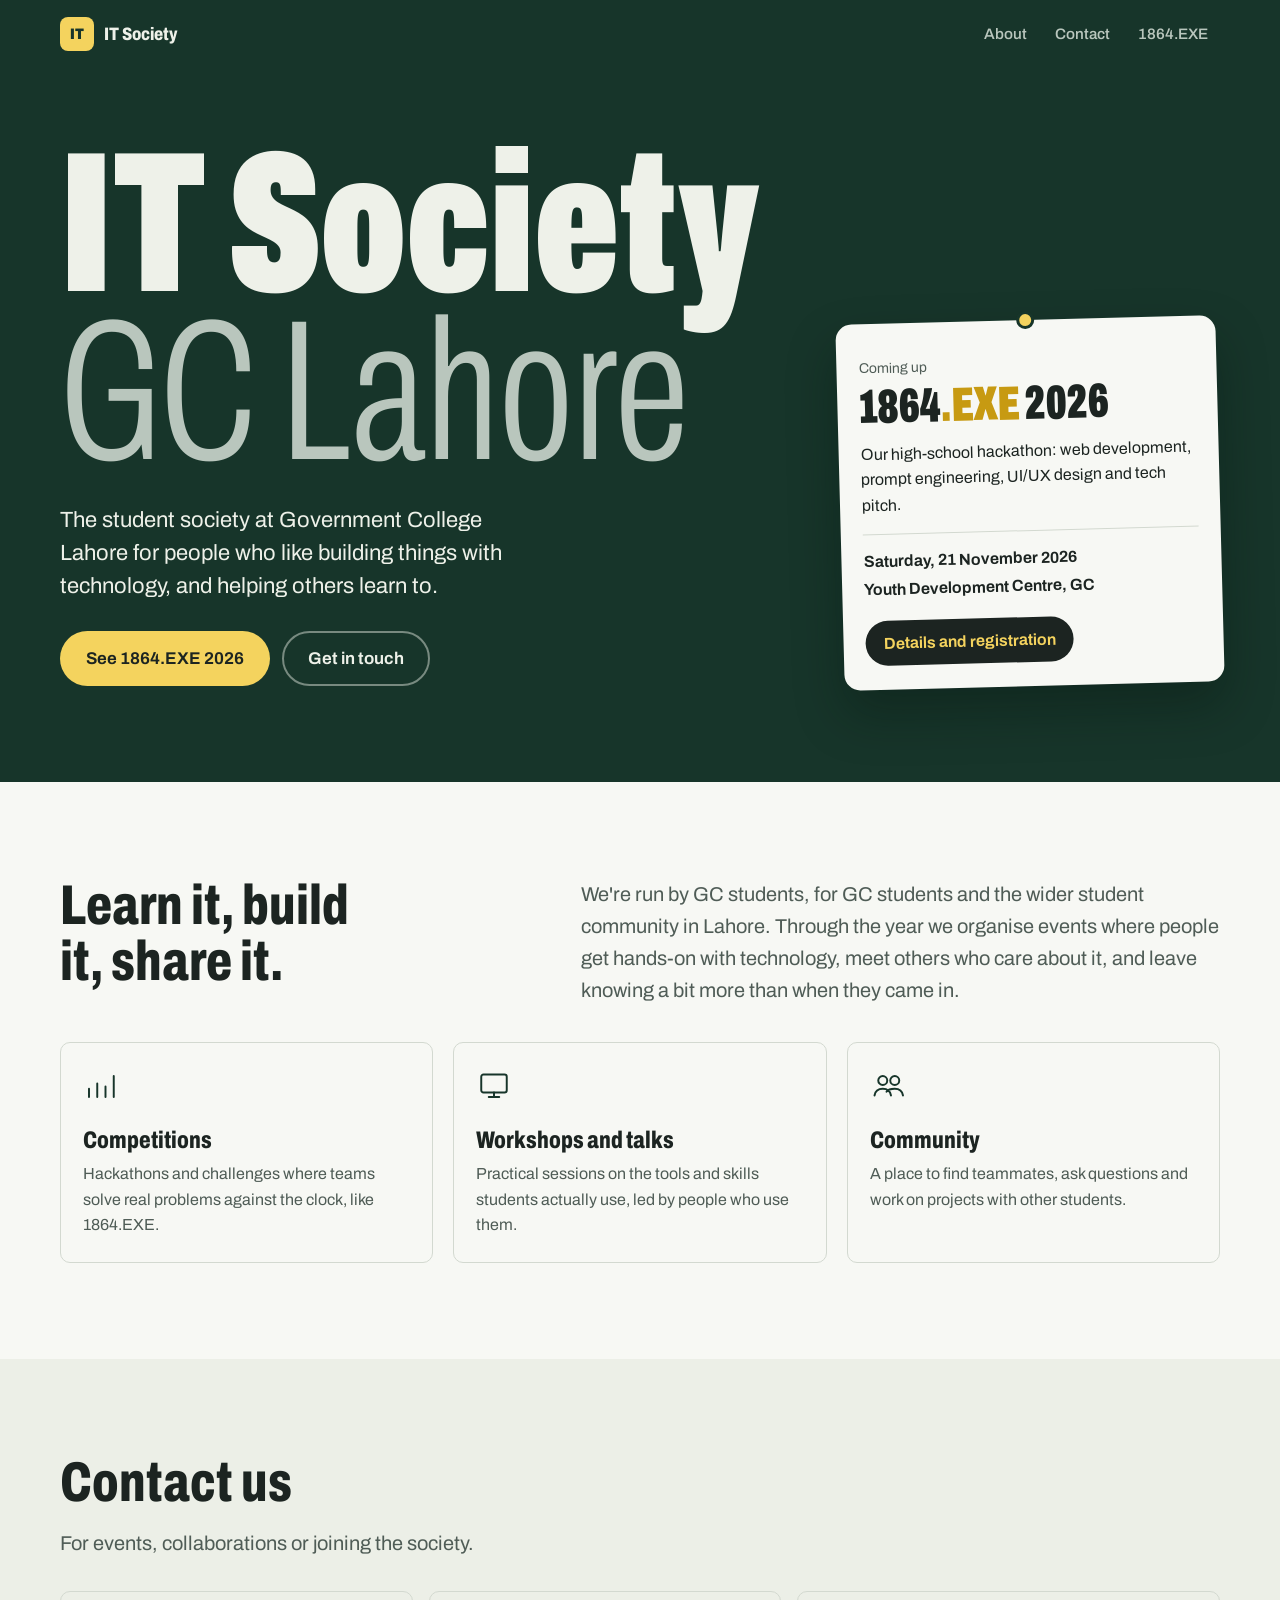
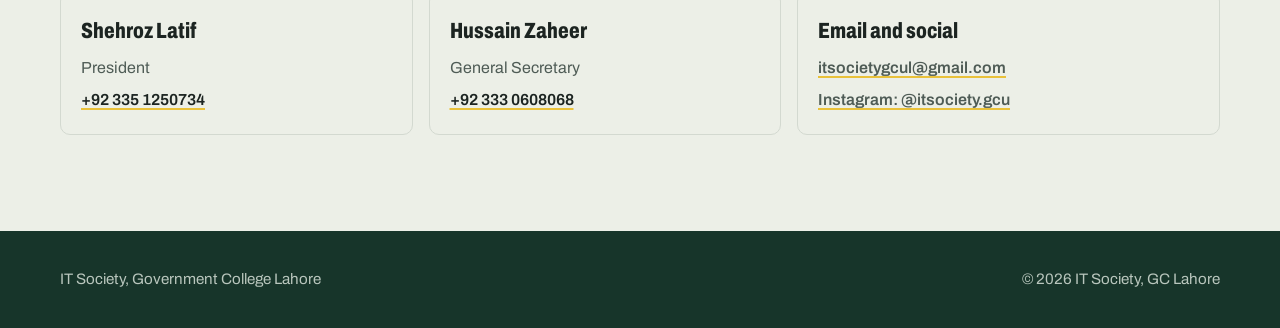
<file: index.html>
<!DOCTYPE html>
<html lang="en">
<head>
  <meta charset="UTF-8" />
  <meta name="viewport" content="width=device-width, initial-scale=1" />
  <title>IT Society – Government College Lahore</title>
  <meta name="description" content="The IT Society of Government College Lahore: a student society for people who like building things with technology." />
  <meta name="theme-color" content="#17352A" />
  <meta property="og:title" content="IT Society – GC Lahore" />
  <meta property="og:description" content="A student society at Government College Lahore for people who like building things with technology." />
  <meta property="og:url" content="https://itsocietygc.com/" />
  <meta property="og:type" content="website" />

  <link rel="icon" type="image/svg+xml" href="data:image/svg+xml,%3Csvg xmlns='http://www.w3.org/2000/svg' viewBox='0 0 64 64'%3E%3Crect width='64' height='64' rx='12' fill='%2317352A'/%3E%3Ctext x='32' y='43' font-family='Arial,sans-serif' font-size='28' font-weight='800' fill='%23F4D35E' text-anchor='middle'%3EIT%3C/text%3E%3C/svg%3E" />

  <link rel="preconnect" href="https://fonts.googleapis.com" />
  <link rel="preconnect" href="https://fonts.gstatic.com" crossorigin />
  <link href="https://fonts.googleapis.com/css2?family=Archivo:wdth,wght@62..125,300..900&display=swap" rel="stylesheet" />

  <style>
    :root {
      --board: #17352A;
      --board-2: #204638;
      --chalk: #EEF1E9;
      --chalk-dim: #B9C6BD;
      --paper: #F7F8F4;
      --tint: #ECEFE7;
      --ink: #1C2421;
      --ink-2: #4F5C56;
      --line: #D3D9D0;
      --yellow: #F4D35E;
      --yellow-deep: #E9C13A;
      --gutter: 20px;
      --max: 1160px;
    }
    @media (min-width: 640px) { :root { --gutter: 32px; } }
    @media (min-width: 1120px) { :root { --gutter: 48px; } }

    *, *::before, *::after { box-sizing: border-box; }
    html { scroll-behavior: smooth; -webkit-text-size-adjust: 100%; }
    body {
      margin: 0;
      background: var(--paper);
      color: var(--ink);
      font-family: 'Archivo', system-ui, -apple-system, 'Segoe UI', Roboto, sans-serif;
      font-size: 1rem;
      line-height: 1.6;
      -webkit-font-smoothing: antialiased;
      overflow-x: hidden;
    }
    h1, h2, h3, p, ul { margin: 0; }
    ul { padding: 0; list-style: none; }
    a { color: inherit; }
    :focus-visible { outline: 3px solid var(--yellow-deep); outline-offset: 3px; border-radius: 4px; }

    .skip { position: absolute; left: 12px; top: -60px; z-index: 10; background: var(--yellow); color: var(--ink); padding: 10px 14px; border-radius: 6px; font-weight: 600; text-decoration: none; }
    .skip:focus { top: 12px; }

    .wrap { max-width: calc(var(--max) + var(--gutter) * 2); margin: 0 auto; padding: 0 var(--gutter); }

    .btn {
      display: inline-flex; align-items: center; justify-content: center;
      min-height: 52px; padding: 12px 24px;
      border-radius: 999px; border: 2px solid transparent;
      font-weight: 650; font-size: 1.0625rem; text-decoration: none; text-align: center;
      transition: background-color .2s ease, border-color .2s ease, color .2s ease;
    }
    .btn-yellow { background: var(--yellow); color: var(--ink); }
    .btn-yellow:hover { background: var(--yellow-deep); }
    .btn-line { border-color: rgba(238, 241, 233, .45); color: var(--chalk); }
    .btn-line:hover { border-color: var(--chalk); }

    /* ---------- Top: header + hero share the board ---------- */
    .top { background: var(--board); color: var(--chalk); overflow: hidden; }
    .bar { display: flex; align-items: center; justify-content: space-between; gap: 16px; min-height: 68px; }
    .mark {
      display: inline-flex; align-items: center; gap: 10px;
      font-weight: 800; font-size: 1.125rem; text-decoration: none;
      font-variation-settings: 'wdth' 80;
    }
    .mark-box {
      display: grid; place-items: center;
      width: 34px; height: 34px; border-radius: 8px;
      background: var(--yellow); color: var(--board);
      font-size: .95rem; font-weight: 900;
    }
    .bar nav { display: flex; gap: 4px; }
    .bar nav a {
      padding: 10px 12px; border-radius: 999px;
      text-decoration: none; color: var(--chalk-dim); font-weight: 550; font-size: .95rem;
      transition: color .2s ease, background-color .2s ease;
    }
    .bar nav a:hover { color: var(--chalk); background: rgba(238, 241, 233, .08); }
    @media (max-width: 520px) { .bar nav a:not(:last-child) { display: none; } }

    .hero { padding-top: 48px; padding-bottom: 64px; }
    .hero-title {
      font-weight: 900;
      font-variation-settings: 'wdth' 62;
      font-size: clamp(4.5rem, 24vw, 12.5rem);
      line-height: .84;
      letter-spacing: -.005em;
    }
    .hero-title span { display: block; color: var(--chalk-dim); font-weight: 300; }
    .hero-text {
      margin-top: 28px;
      max-width: 36ch;
      font-size: clamp(1.125rem, 2.4vw, 1.375rem);
      line-height: 1.5;
    }
    .hero-actions { display: grid; gap: 12px; margin-top: 28px; }
    @media (min-width: 640px) {
      .hero { padding-top: 72px; padding-bottom: 96px; }
      .hero-actions { display: flex; flex-wrap: wrap; }
    }
    @media (min-width: 1000px) {
      .hero-grid { display: grid; grid-template-columns: minmax(0, 1fr) 380px; gap: 56px; align-items: end; }
    }

    /* Featured event: a pinned notice */
    .notice {
      margin-top: 44px;
      display: block;
      background: var(--paper); color: var(--ink);
      border-radius: 16px;
      padding: 22px 22px 24px;
      text-decoration: none;
      box-shadow: 0 24px 48px rgba(5, 20, 14, .35);
      position: relative;
      transition: transform .25s ease;
    }
    .notice::before {
      content: ''; position: absolute; top: -9px; left: 50%;
      width: 18px; height: 18px; margin-left: -9px; border-radius: 50%;
      background: var(--yellow); border: 3px solid var(--board);
    }
    .notice-kicker { font-size: .875rem; color: var(--ink-2); }
    .notice h2 {
      margin-top: 6px;
      font-weight: 900; font-variation-settings: 'wdth' 62;
      font-size: 3rem; line-height: .9;
    }
    .notice h2 b { color: #C79A12; font-weight: 900; }
    .notice p { margin-top: 12px; }
    .notice-meta { margin-top: 16px; padding-top: 14px; border-top: 1px solid var(--line); font-weight: 650; display: grid; gap: 2px; }
    .notice-go {
      margin-top: 18px;
      display: inline-flex; align-items: center; min-height: 44px; padding: 10px 18px;
      border-radius: 999px; background: var(--ink); color: var(--yellow); font-weight: 650;
    }
    .notice:hover { transform: translateY(-3px); }
    @media (min-width: 1000px) {
      .notice { margin-top: 0; transform: rotate(-1.5deg); }
      .notice:hover { transform: rotate(-1.5deg) translateY(-3px); }
    }

    /* ---------- Sections ---------- */
    .block { padding: 64px 0; }
    .block-tint { background: var(--tint); }
    @media (min-width: 900px) { .block { padding: 96px 0; } }
    .h2 {
      font-weight: 800; font-variation-settings: 'wdth' 72;
      font-size: clamp(2rem, 6.4vw, 3.5rem); line-height: 1;
      text-wrap: balance;
    }
    .lead { margin-top: 16px; font-size: clamp(1.0625rem, 2.2vw, 1.25rem); max-width: 60ch; color: var(--ink-2); }

    .about { display: grid; gap: 20px; }
    @media (min-width: 900px) { .about { grid-template-columns: 5fr 7fr; gap: 64px; align-items: start; } .about .lead { margin-top: 0; } }

    .work { display: grid; gap: 16px; margin-top: 36px; }
    .work li {
      background: var(--paper);
      border: 1px solid var(--line);
      border-radius: 10px;
      padding: 24px 22px;
    }
    .work h3 { font-weight: 800; font-variation-settings: 'wdth' 75; font-size: 1.5rem; line-height: 1.1; }
    .work p { margin-top: 8px; color: var(--ink-2); }
    .work svg { width: 36px; height: 36px; color: var(--board); margin-bottom: 16px; }
    @media (min-width: 800px) { .work { grid-template-columns: repeat(3, 1fr); gap: 20px; } }

    .contacts { display: grid; gap: 16px; margin-top: 32px; }
    .person { padding: 22px 20px; border: 1px solid var(--line); border-radius: 10px; display: grid; gap: 6px; align-content: start; }
    .person h3 { font-weight: 800; font-variation-settings: 'wdth' 75; font-size: 1.375rem; }
    .person p { color: var(--ink-2); }
    .person a { font-weight: 600; text-decoration-color: var(--yellow-deep); text-decoration-thickness: 2px; text-underline-offset: 3px; overflow-wrap: anywhere; }
    .person a:hover { text-decoration-color: var(--ink); }
    @media (min-width: 720px) { .contacts { grid-template-columns: 1fr 1fr; } }
    @media (min-width: 1000px) { .contacts { grid-template-columns: 1fr 1fr 1.2fr; } }

    .footer { background: var(--board); color: var(--chalk-dim); padding: 36px 0; font-size: .95rem; }
    .footer .wrap { display: grid; gap: 8px; }
    @media (min-width: 800px) { .footer .wrap { grid-template-columns: 1fr auto; align-items: center; } }

    @media (prefers-reduced-motion: reduce) {
      html { scroll-behavior: auto; }
      * { transition: none !important; }
    }
  </style>
</head>
<body>
  <a class="skip" href="#main">Skip to content</a>

  <div class="top">
    <header class="wrap bar">
      <a class="mark" href="./" aria-label="IT Society, home">
        <span class="mark-box" aria-hidden="true">IT</span>
        IT Society
      </a>
      <nav aria-label="Main">
        <a href="#about">About</a>
        <a href="#contact">Contact</a>
        <a href="hackathon/">1864.EXE</a>
      </nav>
    </header>

    <section class="wrap hero hero-grid" aria-labelledby="title">
      <div>
        <h1 class="hero-title" id="title">IT Society <span>GC Lahore</span></h1>
        <p class="hero-text">
          The student society at Government College Lahore for people
          who like building things with technology, and helping others learn to.
        </p>
        <div class="hero-actions">
          <a class="btn btn-yellow" href="hackathon/">See 1864.EXE 2026</a>
          <a class="btn btn-line" href="#contact">Get in touch</a>
        </div>
      </div>

      <a class="notice" href="hackathon/" aria-label="1864.EXE 2026: high-school hackathon on 21 November 2026. Read more and register.">
        <p class="notice-kicker">Coming up</p>
        <h2>1864<b>.EXE</b> 2026</h2>
        <p>Our high-school hackathon: web development, prompt engineering, UI/UX design and tech pitch.</p>
        <div class="notice-meta">
          <span>Saturday, 21 November 2026</span>
          <span>Youth Development Centre, GC</span>
        </div>
        <span class="notice-go">Details and registration</span>
      </a>
    </section>
  </div>

  <main id="main">
    <section class="block" id="about" aria-labelledby="aboutTitle">
      <div class="wrap">
        <div class="about">
          <h2 class="h2" id="aboutTitle">Learn it, build it, share it.</h2>
          <p class="lead">
            We're run by GC students, for GC students and the wider student
            community in Lahore. Through the year we organise events where people
            get hands-on with technology, meet others who care about it, and
            leave knowing a bit more than when they came in.
          </p>
        </div>

        <ul class="work">
          <li>
            <svg viewBox="0 0 48 48" fill="none" aria-hidden="true"><path d="M8 40V29M19 40V22M30 40V26M41 40V12" stroke="currentColor" stroke-width="2.6" stroke-linecap="round"/></svg>
            <h3>Competitions</h3>
            <p>Hackathons and challenges where teams solve real problems against the clock, like 1864.EXE.</p>
          </li>
          <li>
            <svg viewBox="0 0 48 48" fill="none" aria-hidden="true"><rect x="7" y="10" width="34" height="24" rx="3" stroke="currentColor" stroke-width="2.6"/><path d="M17 40h14M24 34v6" stroke="currentColor" stroke-width="2.6" stroke-linecap="round"/></svg>
            <h3>Workshops and talks</h3>
            <p>Practical sessions on the tools and skills students actually use, led by people who use them.</p>
          </li>
          <li>
            <svg viewBox="0 0 48 48" fill="none" aria-hidden="true"><circle cx="17" cy="18" r="6" stroke="currentColor" stroke-width="2.6"/><circle cx="33" cy="18" r="6" stroke="currentColor" stroke-width="2.6"/><path d="M6 38c1-6 5.5-9 11-9s10 3 11 9M22 33c1.7-2.6 6-4 11-4 5.5 0 10 3 11 9" stroke="currentColor" stroke-width="2.6" stroke-linecap="round"/></svg>
            <h3>Community</h3>
            <p>A place to find teammates, ask questions and work on projects with other students.</p>
          </li>
        </ul>
      </div>
    </section>

    <section class="block block-tint" id="contact" aria-labelledby="contactTitle">
      <div class="wrap">
        <h2 class="h2" id="contactTitle">Contact us</h2>
        <p class="lead">For events, collaborations or joining the society.</p>

        <div class="contacts">
          <div class="person">
            <h3>Shehroz Latif</h3>
            <p>President</p>
            <a href="tel:+923351250734">+92 335 1250734</a>
          </div>
          <div class="person">
            <h3>Hussain Zaheer</h3>
            <p>General Secretary</p>
            <a href="tel:+923330608068">+92 333 0608068</a>
          </div>
          <div class="person">
            <h3>Email and social</h3>
            <p><a href="mailto:itsocietygcul@gmail.com">itsocietygcul@gmail.com</a></p>
            <p><a href="https://www.instagram.com/itsociety.gcu/" target="_blank" rel="noopener noreferrer">Instagram: @itsociety.gcu</a></p>
          </div>
        </div>
      </div>
    </section>
  </main>

  <footer class="footer">
    <div class="wrap">
      <p>IT Society, Government College Lahore</p>
      <p>© 2026 IT Society, GC Lahore</p>
    </div>
  </footer>
</body>
</html>
</file>
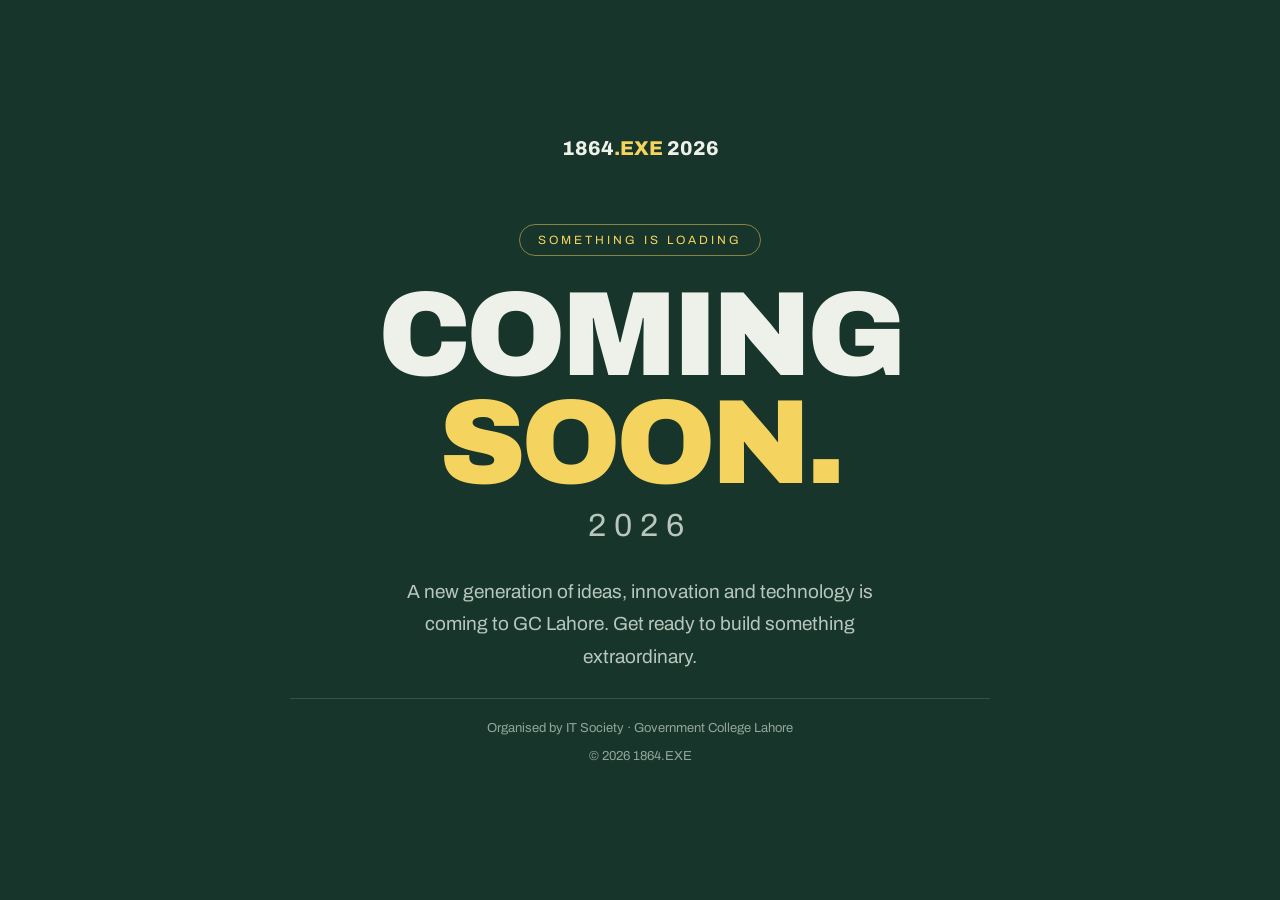
<file: hackathon/index.html>
<!DOCTYPE html>
<html lang="en">
<head>
  <meta charset="UTF-8">
  <meta name="viewport" content="width=device-width, initial-scale=1.0">
  <meta name="theme-color" content="#17352A">
  <title>1864.EXE 2026 — Coming Soon</title>

  <link rel="preconnect" href="https://fonts.googleapis.com">
  <link rel="preconnect" href="https://fonts.gstatic.com" crossorigin>
  <link href="https://fonts.googleapis.com/css2?family=Archivo:wght@400;600;700;800;900&display=swap" rel="stylesheet">

  <style>
    * {
      margin: 0;
      padding: 0;
      box-sizing: border-box;
    }

    body {
      min-height: 100vh;
      display: flex;
      align-items: center;
      justify-content: center;
      background: #17352A;
      color: #EEF1E9;
      font-family: 'Archivo', sans-serif;
      text-align: center;
      padding: 24px;
    }

    .container {
      max-width: 700px;
      width: 100%;
    }

    .brand {
      font-size: 20px;
      font-weight: 800;
      margin-bottom: 65px;
    }

    .brand span,
    .highlight {
      color: #F4D35E;
    }

    .tag {
      display: inline-block;
      border: 1px solid rgba(244, 211, 94, .5);
      color: #F4D35E;
      padding: 8px 18px;
      border-radius: 30px;
      font-size: 12px;
      letter-spacing: 3px;
      text-transform: uppercase;
      margin-bottom: 25px;
    }

    h1 {
      font-size: clamp(65px, 13vw, 120px);
      font-weight: 900;
      line-height: .9;
      letter-spacing: -5px;
    }

    h1 span {
      color: #F4D35E;
    }

    .year {
      display: block;
      font-size: 32px;
      font-weight: 400;
      color: #B9C6BD;
      letter-spacing: 8px;
      margin-top: 15px;
    }

    .message {
      font-size: 19px;
      color: #B9C6BD;
      margin: 35px auto 25px;
      line-height: 1.7;
      max-width: 480px;
    }

    .event-info {
      color: #EEF1E9;
      font-size: 14px;
      margin-bottom: 35px;
    }

    .event-info strong {
      color: #F4D35E;
    }

    .footer {
      border-top: 1px solid rgba(238, 241, 233, .15);
      padding-top: 22px;
      color: #91A69A;
      font-size: 13px;
    }

    @media (max-width: 480px) {
      .brand { margin-bottom: 55px; }
      h1 { letter-spacing: -3px; }
      .message { font-size: 16px; }
    }
  </style>
</head>

<body>
  <main class="container">

    <div class="brand">1864<span>.EXE</span> 2026</div>

    <div class="tag">Something is loading</div>

    <h1>
      COMING<br>
      <span>SOON.</span>
      <span class="year">2026</span>
    </h1>

    <p class="message">
      A new generation of ideas, innovation and technology
      is coming to GC Lahore. Get ready to build something extraordinary.
    </p>



    <div class="footer">
      Organised by IT Society · Government College Lahore
      <br><br>
      © 2026 1864.EXE
    </div>

  </main>
</body>
</html>
</file>
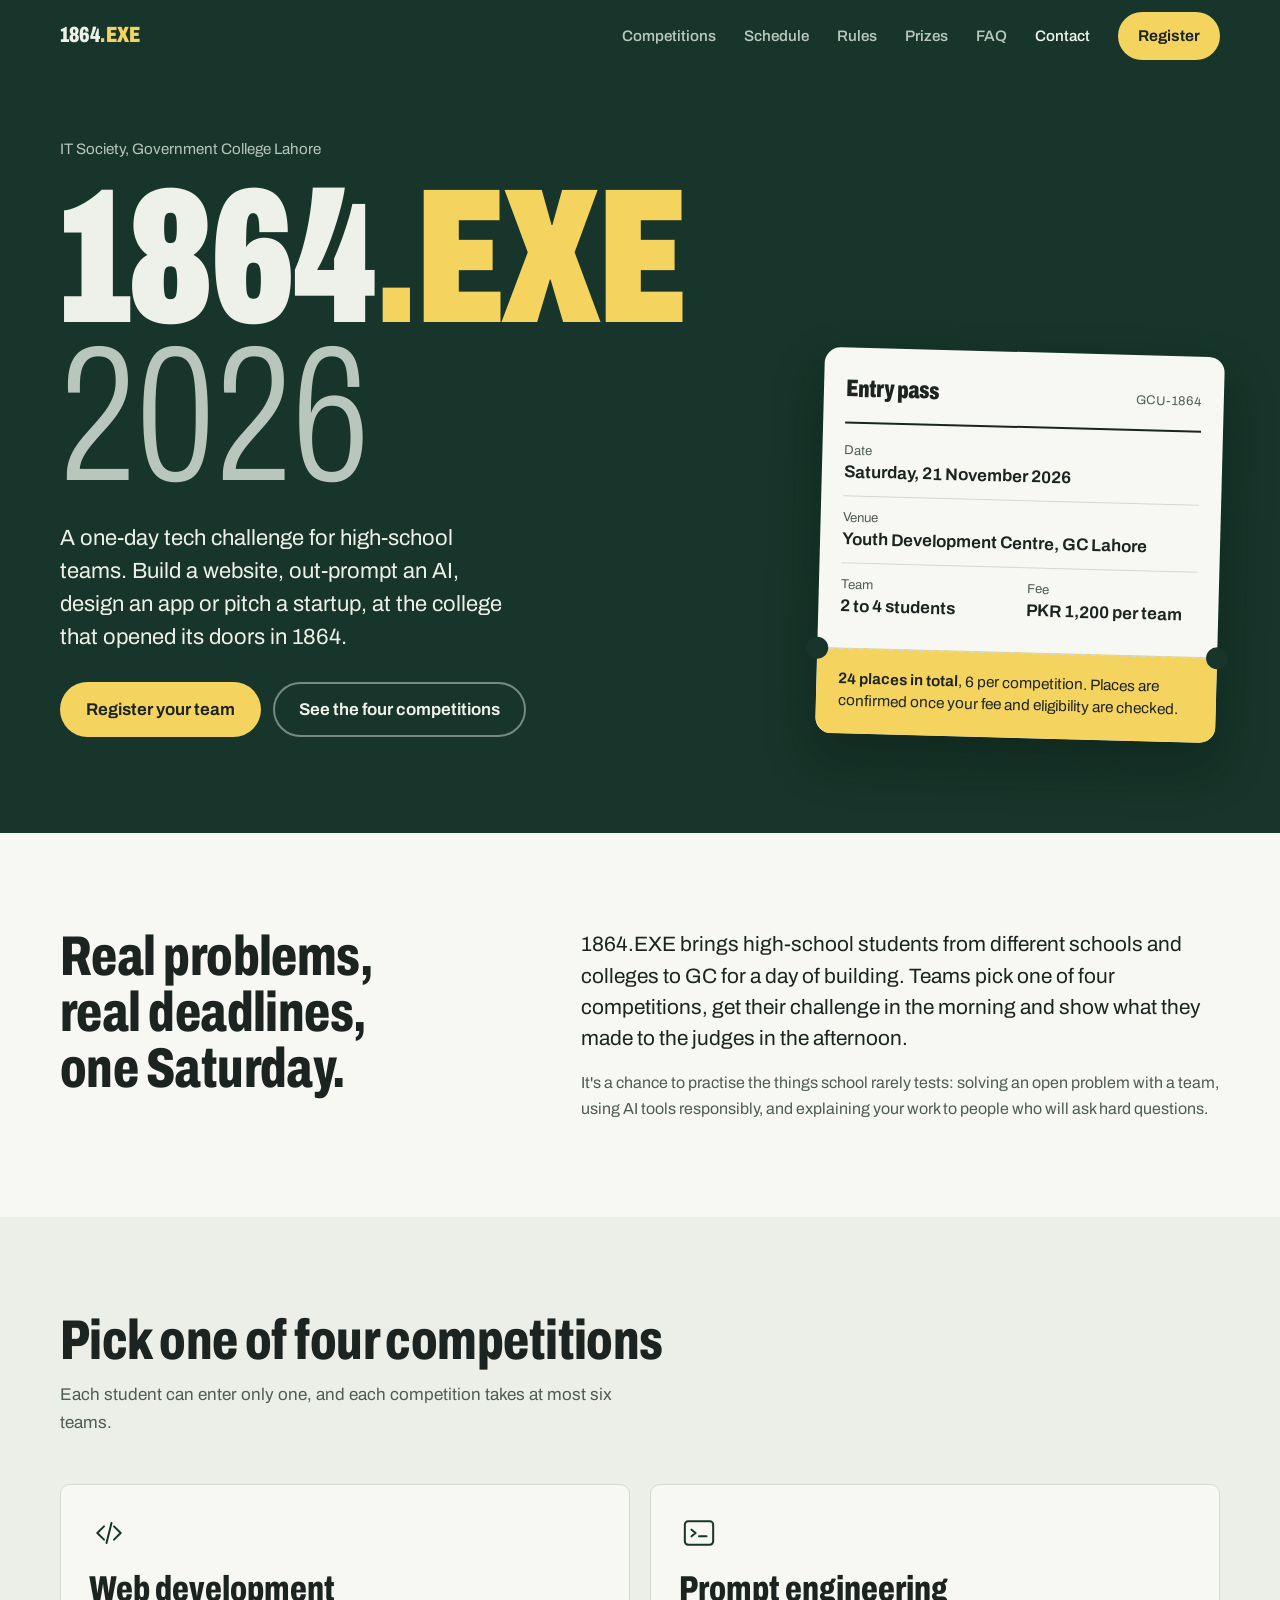
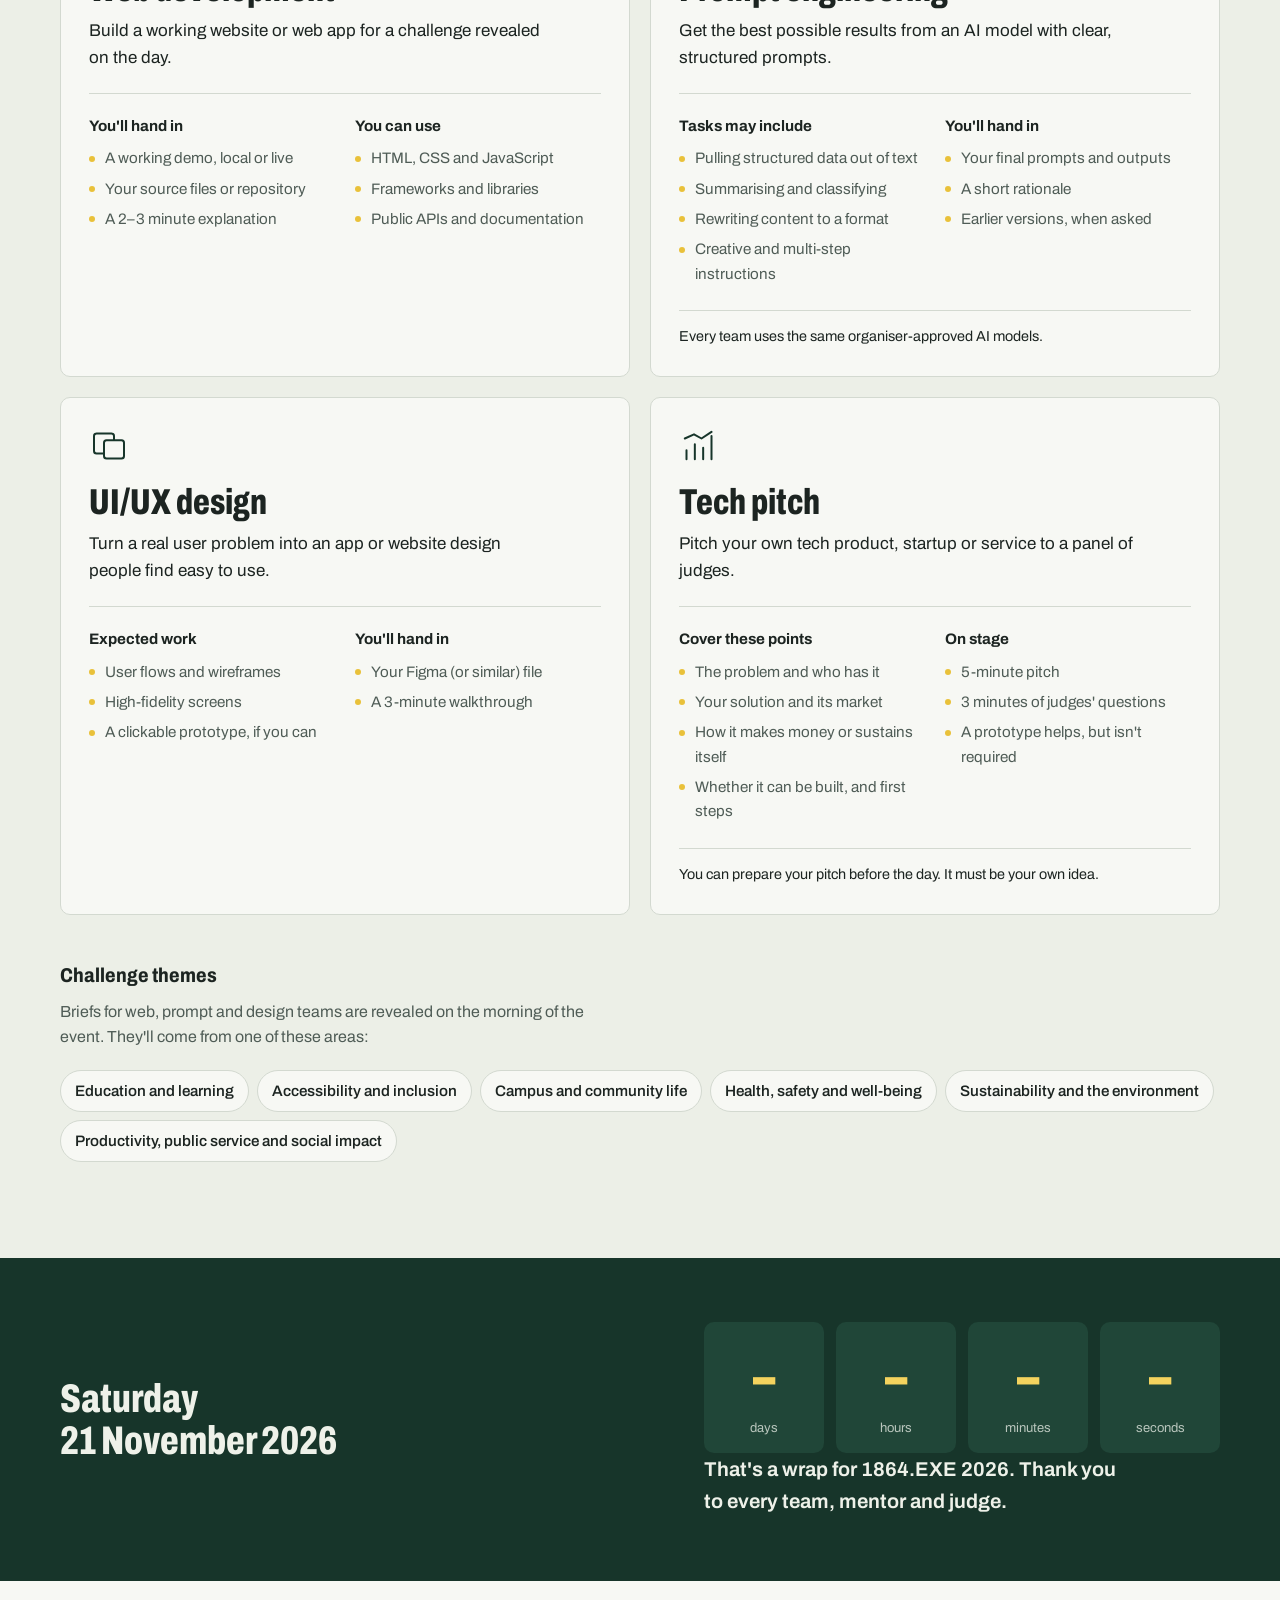
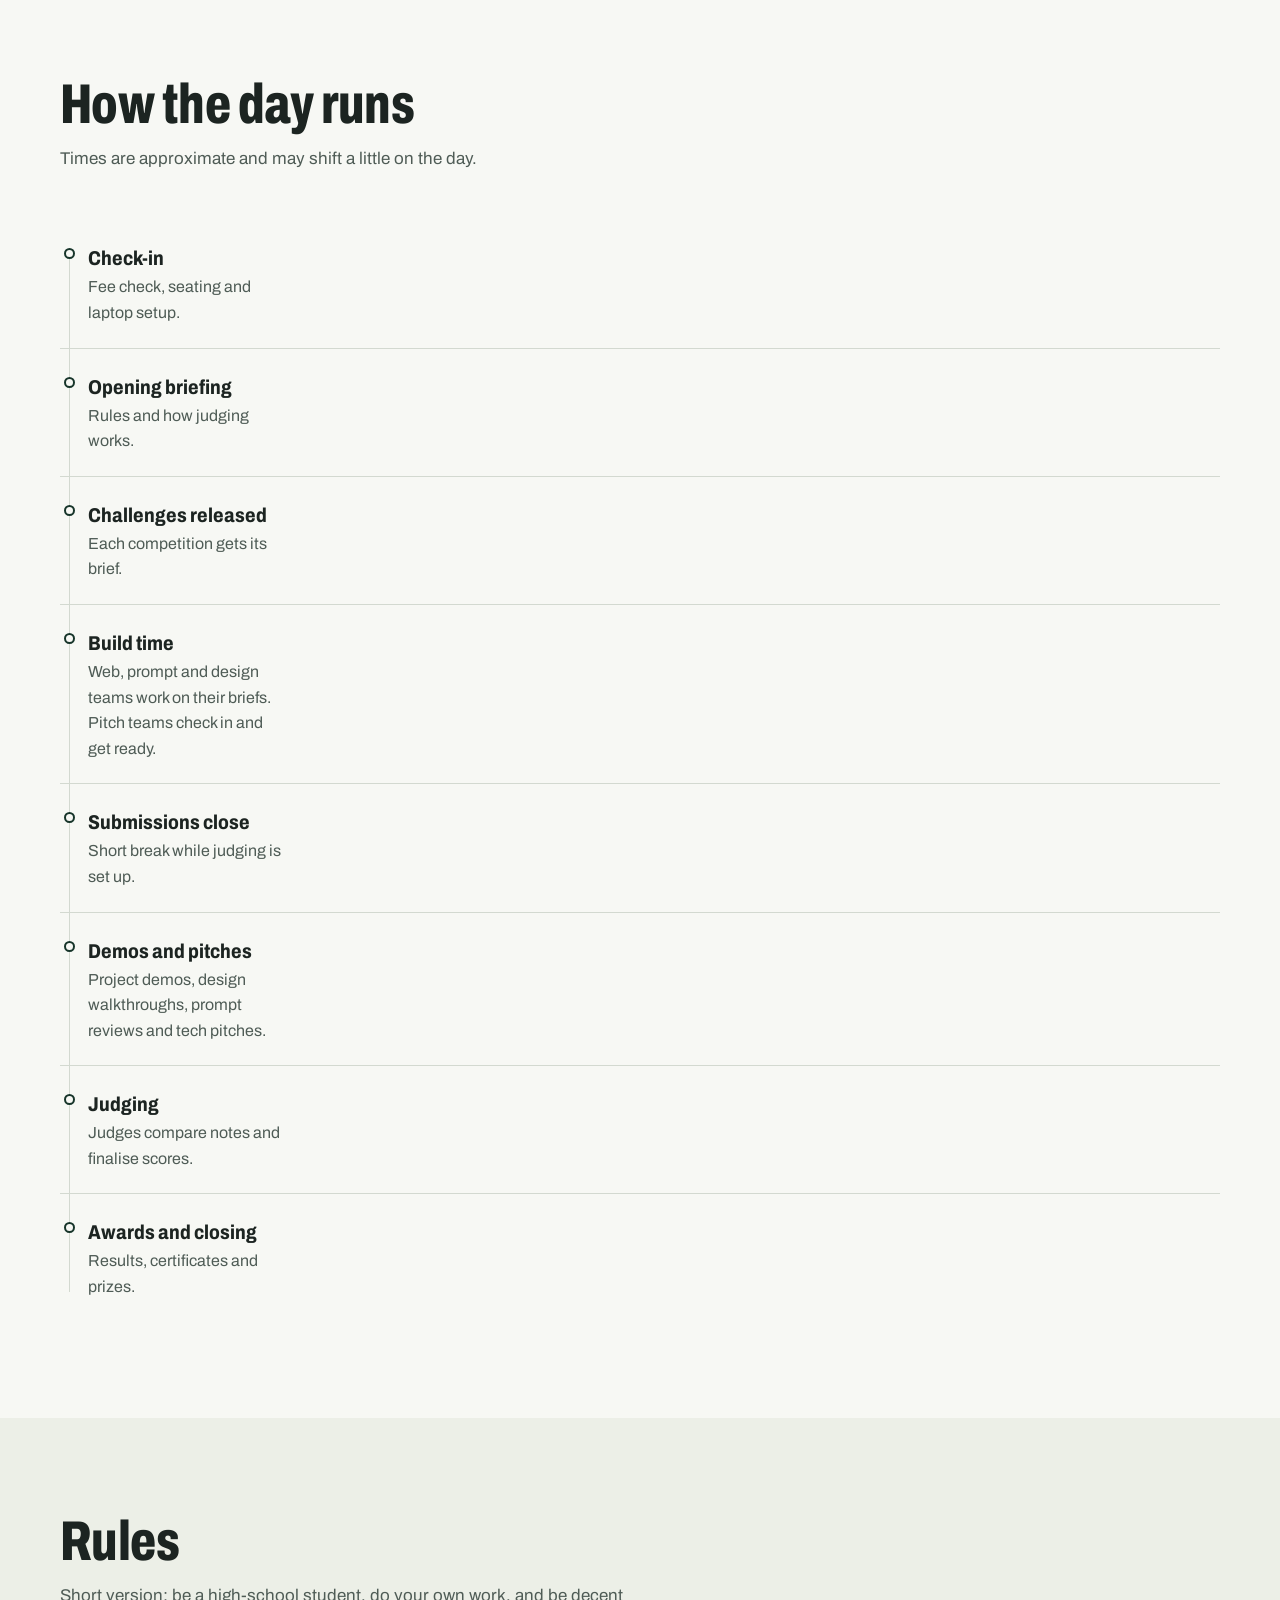
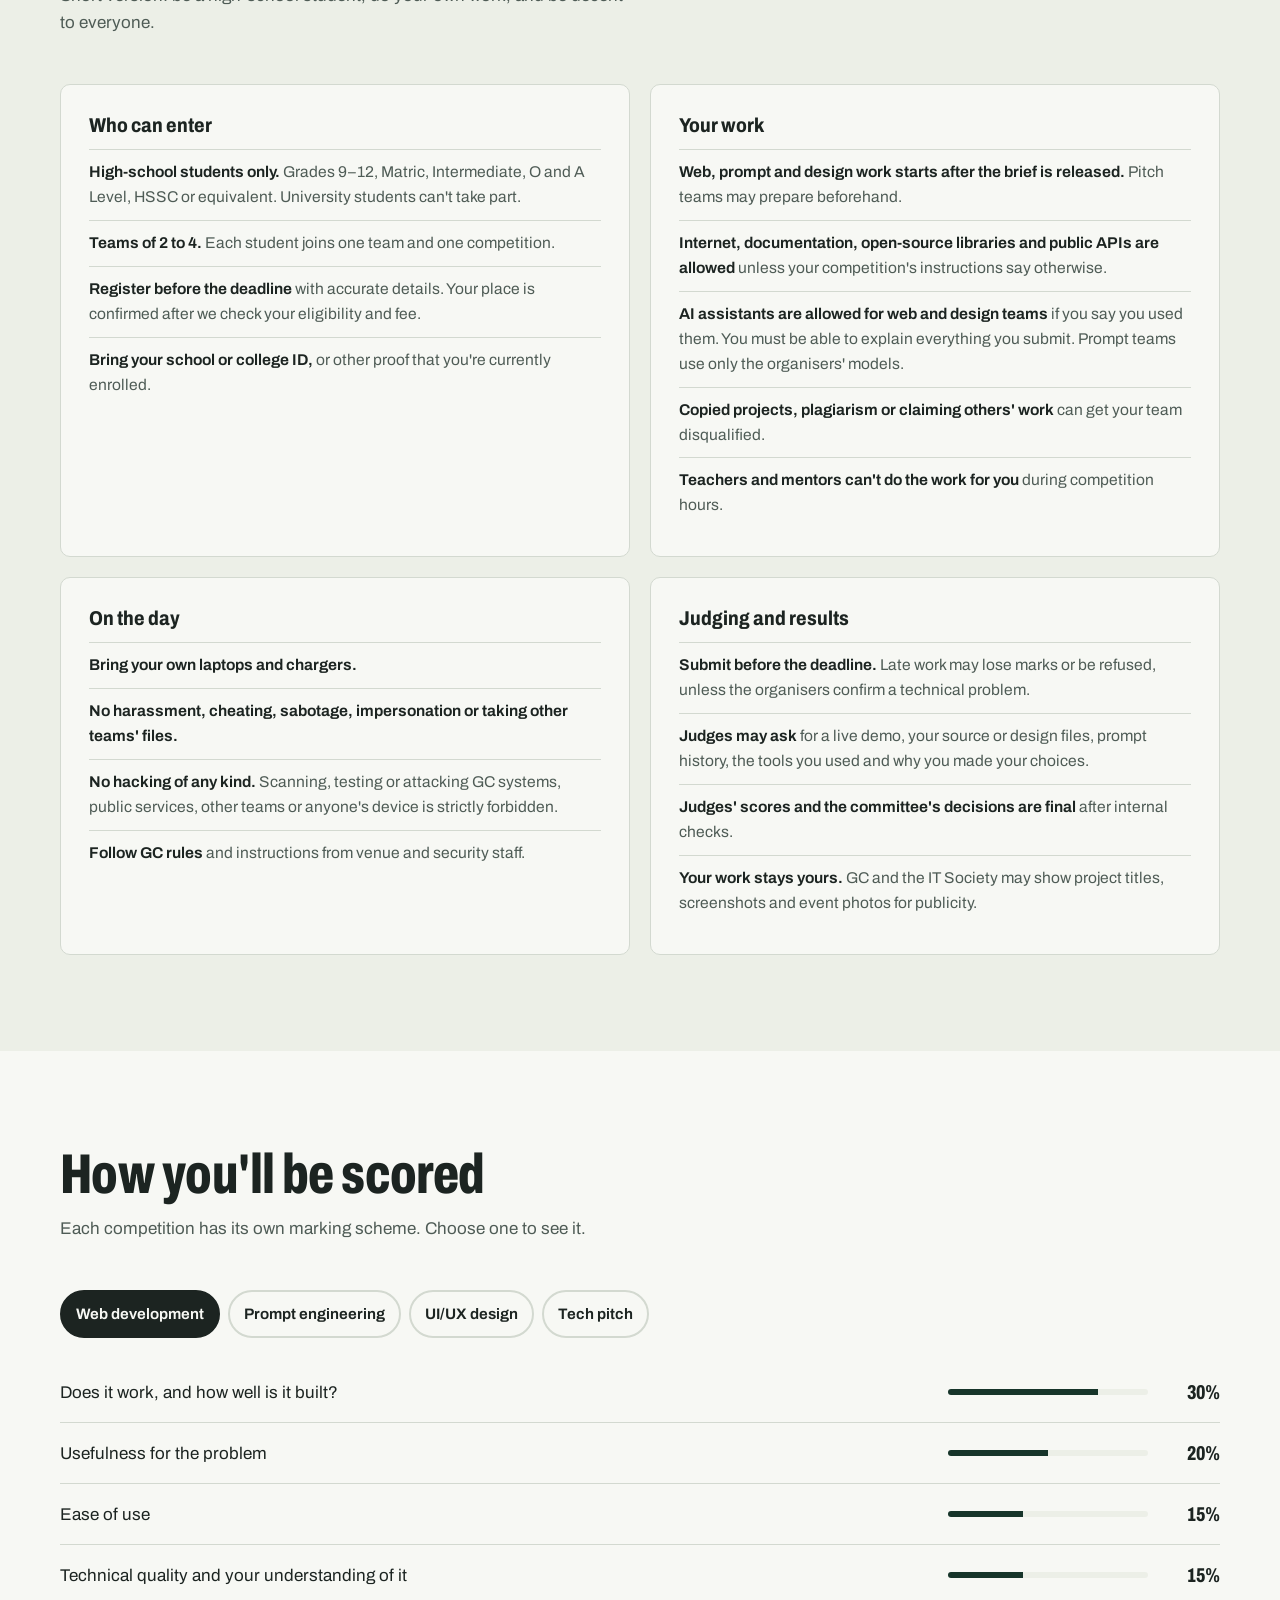
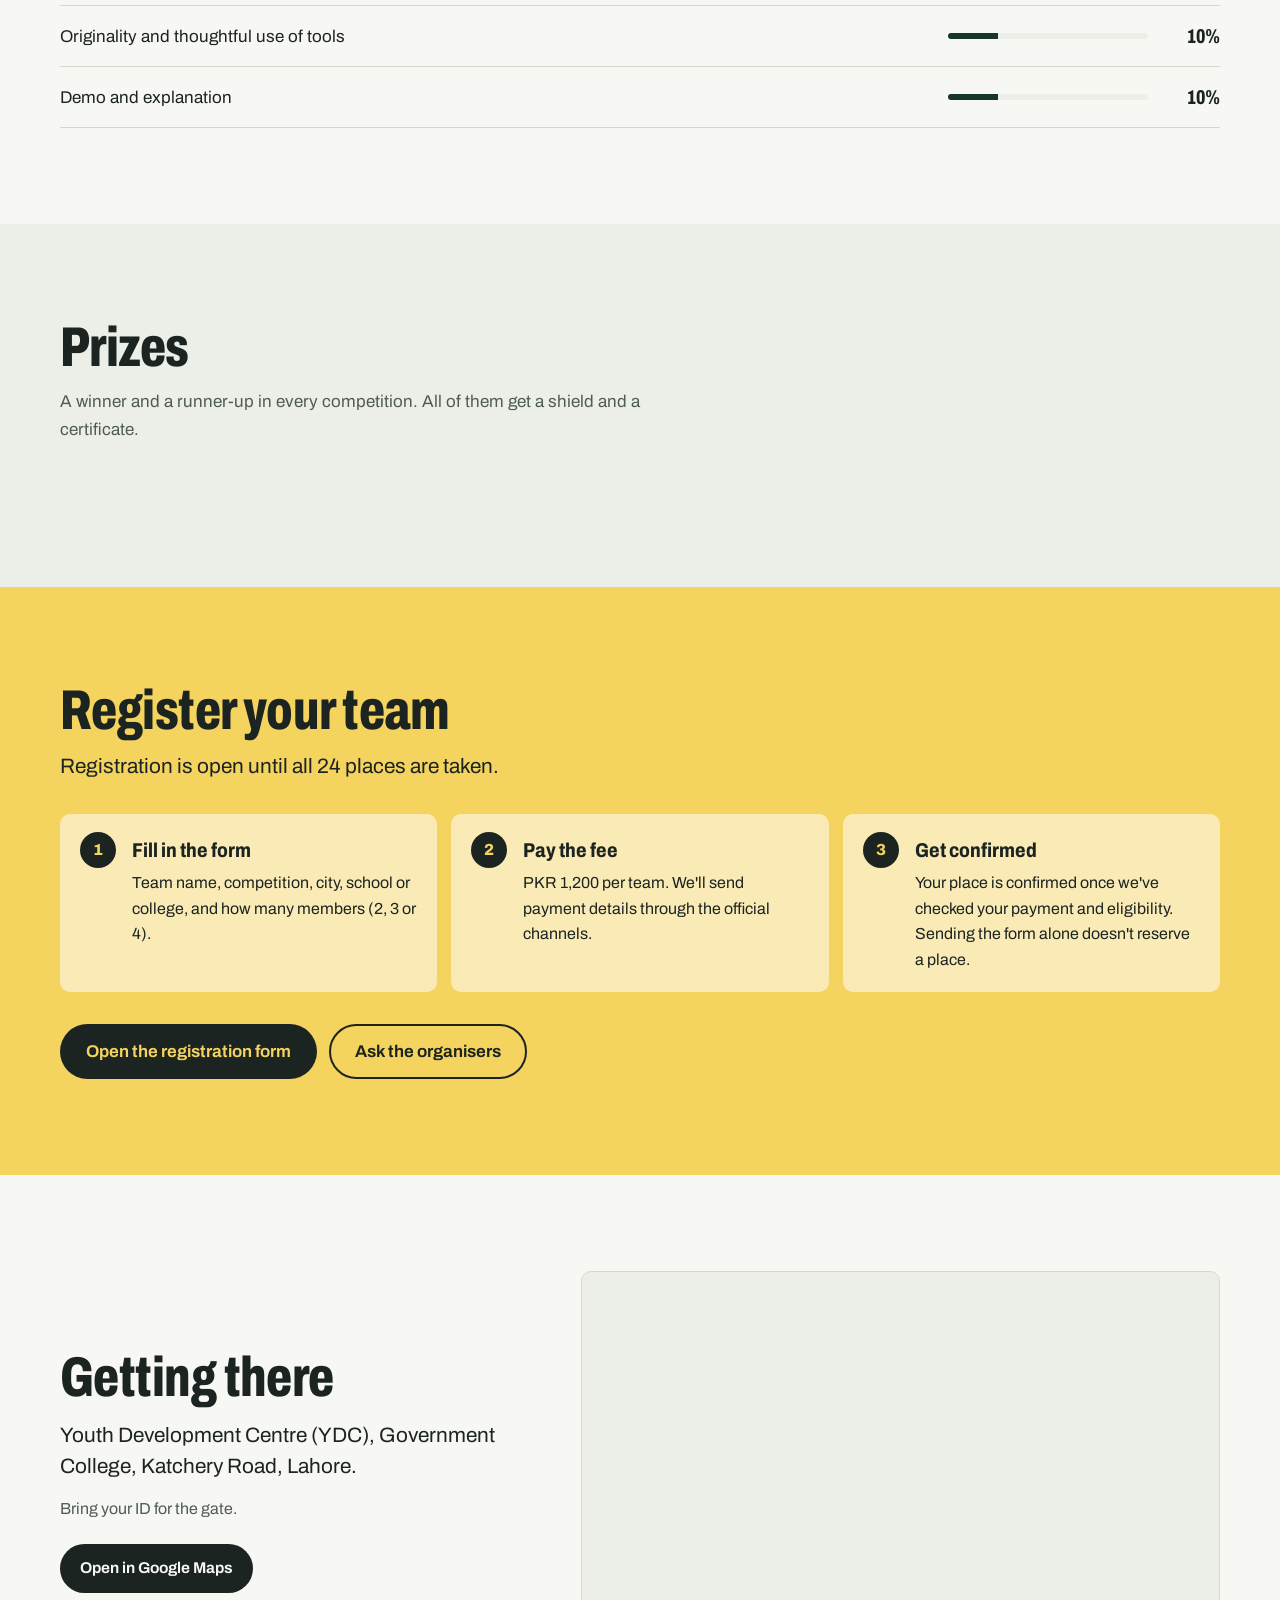
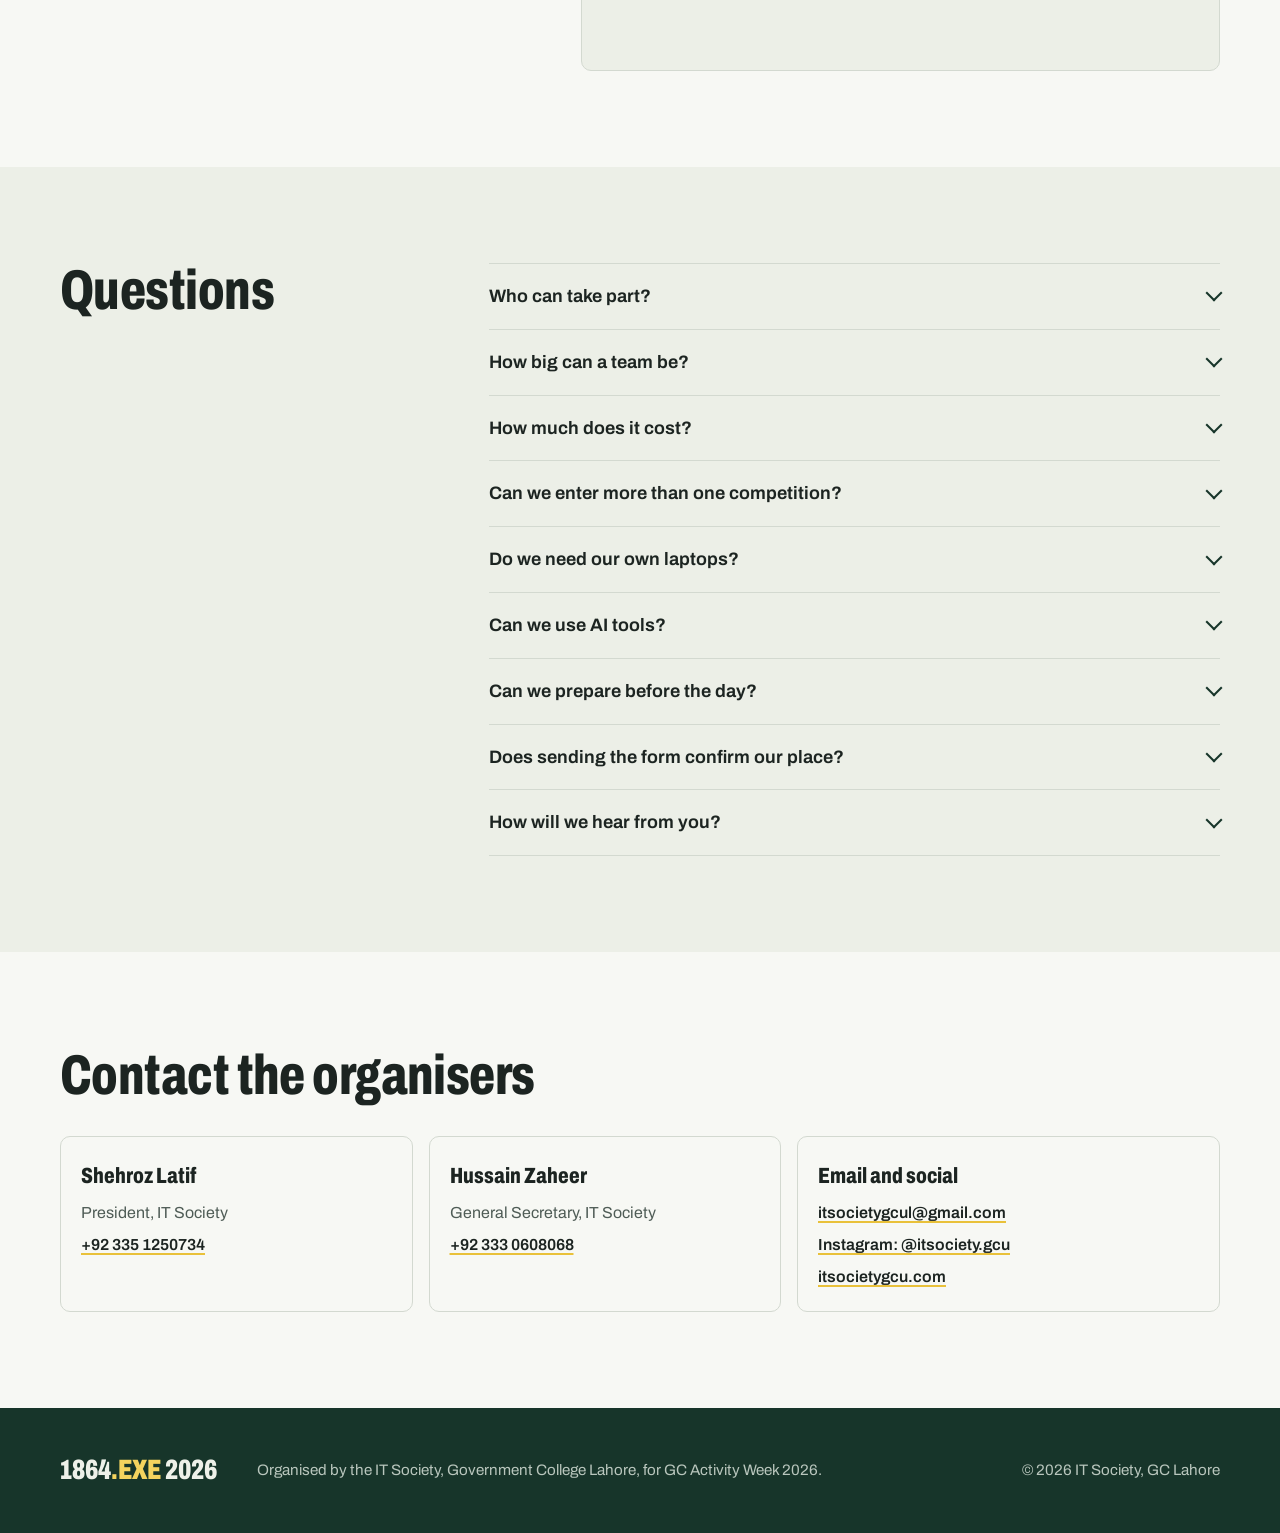
<file: hackathon/index1.html>
<!DOCTYPE html>
<html lang="en" class="no-js">
<head>
  <meta charset="UTF-8" />
  <meta name="viewport" content="width=device-width, initial-scale=1" />

  <title>1864.EXE 2026 – High-school hackathon at GC Lahore</title>
  <meta name="description" content="A one-day tech challenge for high-school teams: web development, prompt engineering, UI/UX design and tech pitch. Saturday 21 November 2026 at the Youth Development Centre, GC Lahore." />
  <meta name="theme-color" content="#17352A" />

  <meta property="og:type" content="website" />
  <meta property="og:title" content="1864.EXE 2026 – High-school hackathon at GC Lahore" />
  <meta property="og:description" content="Four competitions, 24 teams, one Saturday. 21 November 2026 at YDC, GC Lahore." />
  <meta property="og:url" content="https://itsocietygcu.com/hackathon" />
  <meta property="og:site_name" content="1864.EXE 2026" />
  <meta name="twitter:card" content="summary_large_image" />

  <link rel="icon" type="image/svg+xml" href="data:image/svg+xml,%3Csvg xmlns='http://www.w3.org/2000/svg' viewBox='0 0 64 64'%3E%3Crect width='64' height='64' rx='12' fill='%2317352A'/%3E%3Ctext x='32' y='43' font-family='Arial,sans-serif' font-size='26' font-weight='800' fill='%23F4D35E' text-anchor='middle'%3E64%3C/text%3E%3C/svg%3E" />

  <link rel="preconnect" href="https://fonts.googleapis.com" />
  <link rel="preconnect" href="https://fonts.gstatic.com" crossorigin />
  <link href="https://fonts.googleapis.com/css2?family=Archivo:ital,wdth,wght@0,62..125,400..900;1,100,400&display=swap" rel="stylesheet" />

  <link rel="stylesheet" href="css/style.css" />

<style>

  /* 1864.EXE 2026
   Chalkboard green, chalk and highlighter yellow. One typeface (Archivo),
   with its width axis doing the heavy lifting: condensed for headlines,
   normal width for reading. Mobile-first; breakpoints at 640, 900, 1120. */

:root {
  --board: #17352A;      /* chalkboard green */
  --board-2: #204638;
  --chalk: #EEF1E9;      /* text on the board */
  --chalk-dim: #B9C6BD;
  --paper: #F7F8F4;      /* page */
  --tint: #ECEFE7;       /* alternate sections */
  --ink: #1C2421;
  --ink-2: #4F5C56;
  --line: #D3D9D0;
  --yellow: #F4D35E;     /* highlighter */
  --yellow-deep: #E9C13A;

  --font: 'Archivo', system-ui, -apple-system, 'Segoe UI', Roboto, sans-serif;

  --gutter: 20px;
  --max: 1160px;
  --radius: 10px;
  --header-h: 64px;
}

@media (min-width: 640px) { :root { --gutter: 32px; } }
@media (min-width: 1120px) { :root { --gutter: 48px; --header-h: 72px; } }

/* ---------- Base ---------- */
*, *::before, *::after { box-sizing: border-box; }
html {
  scroll-behavior: smooth;
  scroll-padding-top: calc(var(--header-h) + 16px);
  -webkit-text-size-adjust: 100%;
}
body {
  margin: 0;
  background: var(--paper);
  color: var(--ink);
  font-family: var(--font);
  font-size: 1rem;
  line-height: 1.6;
  font-variation-settings: 'wdth' 100;
  -webkit-font-smoothing: antialiased;
  overflow-x: hidden;
}
img, svg, iframe { display: block; max-width: 100%; }
h1, h2, h3, h4, p, ul, ol, dl, dd, figure { margin: 0; }
ul, ol { padding: 0; list-style: none; }
a { color: inherit; }
button { font: inherit; color: inherit; }
strong { font-weight: 650; }

:focus-visible {
  outline: 3px solid var(--yellow-deep);
  outline-offset: 3px;
  border-radius: 4px;
}

.skip {
  position: absolute; left: 12px; top: -60px;
  background: var(--yellow); color: var(--ink);
  padding: 10px 14px; border-radius: 6px; z-index: 300;
  font-weight: 600; text-decoration: none;
}
.skip:focus { top: 12px; }

.wrap {
  width: 100%;
  max-width: calc(var(--max) + var(--gutter) * 2);
  margin: 0 auto;
  padding: 0 var(--gutter);
}

/* ---------- Type ---------- */
.h2 {
  font-size: clamp(2rem, 6.4vw, 3.5rem);
  line-height: 1;
  font-weight: 800;
  font-variation-settings: 'wdth' 72;
  letter-spacing: -0.01em;
  text-wrap: balance;
}
.h3 {
  font-size: 1.25rem;
  line-height: 1.2;
  font-weight: 750;
  font-variation-settings: 'wdth' 85;
}
.sub {
  margin-top: 12px;
  color: var(--ink-2);
  font-size: 1.0625rem;
  max-width: 58ch;
}
.lead {
  font-size: clamp(1.125rem, 2.2vw, 1.3rem);
  line-height: 1.5;
  max-width: 60ch;
}
.fine { font-size: .875rem; color: var(--ink-2); margin-top: 14px; }

/* ---------- Buttons ---------- */
.btn {
  display: inline-flex; align-items: center; justify-content: center;
  min-height: 44px;
  padding: 10px 18px;
  border-radius: 999px;
  border: 2px solid transparent;
  font-weight: 650;
  font-size: .975rem;
  text-decoration: none;
  text-align: center;
  cursor: pointer;
  transition: background-color .2s ease, border-color .2s ease, color .2s ease;
}
.btn-lg { min-height: 52px; padding: 12px 24px; font-size: 1.0625rem; }
.btn-yellow { background: var(--yellow); color: var(--ink); }
.btn-yellow:hover { background: var(--yellow-deep); }
.btn-line { border-color: rgba(238, 241, 233, .45); color: var(--chalk); }
.btn-line:hover { border-color: var(--chalk); }
.btn-line-dark { border-color: var(--ink); color: var(--ink); }
.btn-line-dark:hover { background: var(--ink); color: var(--paper); }
.btn-ink { background: var(--ink); color: var(--paper); }
.btn-ink:hover { background: var(--board); }

/* ---------- Header ---------- */
.site-header {
  position: sticky; top: 0; z-index: 100;
  background: var(--board);
  color: var(--chalk);
  border-bottom: 1px solid transparent;
  transition: border-color .2s ease, box-shadow .2s ease;
}
.site-header.is-scrolled {
  border-bottom-color: rgba(238, 241, 233, .12);
  box-shadow: 0 6px 20px rgba(10, 30, 22, .18);
}
.header-row {
  display: flex; align-items: center; gap: 16px;
  min-height: var(--header-h);
}
.logo {
  font-weight: 850;
  font-size: 1.375rem;
  font-variation-settings: 'wdth' 70;
  letter-spacing: .005em;
  text-decoration: none;
  margin-right: auto;
}
.logo span { color: var(--yellow); }

.main-nav { display: none; }
.header-cta { display: none; }

.menu-btn {
  display: inline-flex; align-items: center; gap: 10px;
  min-height: 44px; padding: 0 14px;
  background: transparent;
  border: 2px solid rgba(238, 241, 233, .3);
  border-radius: 999px;
  cursor: pointer;
  font-weight: 600;
}
.menu-btn-lines {
  position: relative; width: 16px; height: 2px; background: currentColor;
  transition: background-color .2s ease;
}
.menu-btn-lines::before, .menu-btn-lines::after {
  content: ''; position: absolute; left: 0; width: 16px; height: 2px; background: currentColor;
  transition: transform .25s ease;
}
.menu-btn-lines::before { transform: translateY(-5px); }
.menu-btn-lines::after { transform: translateY(5px); }
.menu-open .menu-btn-lines { background: transparent; }
.menu-open .menu-btn-lines::before { transform: rotate(45deg); }
.menu-open .menu-btn-lines::after { transform: rotate(-45deg); }

/* Mobile menu: drops down under the header */
@media (max-width: 899px) {
  .main-nav {
    position: absolute; left: 0; right: 0; top: 100%;
    display: grid;
    background: var(--board);
    border-top: 1px solid rgba(238, 241, 233, .12);
    padding: 8px var(--gutter) 20px;
    box-shadow: 0 16px 30px rgba(10, 30, 22, .25);
    visibility: hidden;
    opacity: 0;
    transform: translateY(-8px);
    transition: opacity .2s ease, transform .2s ease, visibility .2s;
  }
  .menu-open .main-nav { visibility: visible; opacity: 1; transform: none; }
  .main-nav a {
    padding: 14px 0;
    font-size: 1.25rem;
    font-weight: 700;
    font-variation-settings: 'wdth' 85;
    text-decoration: none;
    border-bottom: 1px solid rgba(238, 241, 233, .1);
  }
  .main-nav a:last-child { border-bottom: 0; }
}

@media (min-width: 900px) {
  .menu-btn { display: none; }
  .header-cta { display: inline-flex; }
  .main-nav {
    display: flex; gap: 4px;
  }
  .main-nav a {
    padding: 8px 12px;
    border-radius: 999px;
    font-size: .95rem;
    font-weight: 550;
    text-decoration: none;
    color: var(--chalk-dim);
    transition: color .2s ease, background-color .2s ease;
  }
  .main-nav a:hover { color: var(--chalk); background: rgba(238, 241, 233, .08); }
  .main-nav a.is-current { color: var(--chalk); }
}

/* ---------- Hero ---------- */
.hero {
  background: var(--board);
  color: var(--chalk);
  padding: 40px 0 56px;
  overflow: hidden;
}
.hero-grid { display: grid; gap: 40px; align-items: end; }
.hero-host { color: var(--chalk-dim); font-size: .95rem; margin-bottom: 18px; }
.hero-title {
  font-weight: 900;
  font-variation-settings: 'wdth' 62;
  font-size: clamp(5rem, 27vw, 13rem);
  line-height: .82;
  letter-spacing: -.01em;
  color: var(--chalk);
}
.hero-ext { color: var(--yellow); }
.hero-year {
  display: block;
  font-weight: 300;
  font-variation-settings: 'wdth' 62;
  color: var(--chalk-dim);
  letter-spacing: .02em;
}
.hero-intro {
  margin-top: 28px;
  font-size: clamp(1.125rem, 2.4vw, 1.375rem);
  line-height: 1.5;
  max-width: 34ch;
}
.hero-actions { display: grid; gap: 12px; margin-top: 28px; }

/* Entry pass */
.pass {
  background: var(--paper);
  color: var(--ink);
  border-radius: 16px;
  box-shadow: 0 24px 48px rgba(5, 20, 14, .35);
  position: relative;
}
.pass-main { padding: 22px 22px 18px; }
.pass-top {
  display: flex; justify-content: space-between; align-items: baseline;
  padding-bottom: 14px;
  border-bottom: 2px solid var(--ink);
  margin-bottom: 6px;
}
.pass-kind {
  font-weight: 850;
  font-size: 1.5rem;
  font-variation-settings: 'wdth' 70;
}
.pass-code { font-size: .8rem; color: var(--ink-2); letter-spacing: .06em; font-variant-numeric: tabular-nums; }
.pass-rows > div { padding: 11px 0; border-bottom: 1px solid var(--line); }
.pass-rows > div:last-child { border-bottom: 0; }
.pass-rows dt { font-size: .8125rem; color: var(--ink-2); }
.pass-rows dd { font-weight: 650; font-size: 1.0625rem; line-height: 1.35; }
.pass-pair { display: grid; grid-template-columns: 1fr 1fr; gap: 16px; }

/* Perforated stub */
.pass-stub {
  position: relative;
  padding: 18px 22px 22px;
  border-top: 2px dashed var(--line);
  background: var(--yellow);
  border-radius: 0 0 16px 16px;
  font-size: .95rem;
  line-height: 1.45;
}
.pass-stub::before, .pass-stub::after {
  content: '';
  position: absolute; top: -12px;
  width: 22px; height: 22px; border-radius: 50%;
  background: var(--board);
}
.pass-stub::before { left: -11px; }
.pass-stub::after { right: -11px; }

@media (min-width: 640px) {
  .hero { padding: 56px 0 80px; }
  .hero-actions { display: flex; flex-wrap: wrap; }
  .pass { max-width: 440px; }
}
@media (min-width: 1000px) {
  .hero { padding: 64px 0 96px; }
  .hero-grid { grid-template-columns: minmax(0, 1fr) 400px; gap: 56px; }
  .hero-title { font-size: clamp(9rem, 15vw, 14rem); }
  .pass { transform: rotate(1.5deg); }
}

/* ---------- Blocks ---------- */
.block { padding: 64px 0; }
.block-tint { background: var(--tint); }
.block-head { margin-bottom: 32px; }
@media (min-width: 900px) {
  .block { padding: 96px 0; }
  .block-head { margin-bottom: 48px; }
}

/* About */
.about-grid { display: grid; gap: 24px; }
.about-text { display: grid; gap: 16px; color: var(--ink-2); }
.about-text .lead { color: var(--ink); }
@media (min-width: 900px) {
  .about-grid { grid-template-columns: 5fr 7fr; gap: 64px; align-items: start; }
}

/* Competitions */
.comps { display: grid; gap: 16px; }
.comp {
  background: var(--paper);
  border: 1px solid var(--line);
  border-radius: var(--radius);
  padding: 24px 20px;
  display: flex; flex-direction: column;
}
.comp-icon { width: 40px; height: 40px; color: var(--board); margin-bottom: 18px; }
.comp h3 {
  font-size: clamp(1.75rem, 4.6vw, 2.25rem);
  line-height: 1;
  font-weight: 800;
  font-variation-settings: 'wdth' 72;
}
.comp-desc { margin-top: 10px; font-size: 1.0625rem; max-width: 46ch; }
.comp-cols {
  display: grid; gap: 20px;
  margin-top: 22px; padding-top: 20px;
  border-top: 1px solid var(--line);
}
.comp h4 { font-size: .95rem; font-weight: 700; margin-bottom: 8px; }
.comp li {
  position: relative; padding-left: 16px;
  font-size: .95rem; color: var(--ink-2);
  margin-bottom: 6px;
}
.comp li::before {
  content: ''; position: absolute; left: 0; top: .62em;
  width: 6px; height: 6px; border-radius: 50%; background: var(--yellow-deep);
}
.comp-note {
  margin-top: auto;
  padding-top: 18px;
  font-size: .9rem;
  color: var(--ink);
}
.comp-note::before { content: ''; display: block; height: 1px; background: var(--line); margin-bottom: 14px; }
@media (min-width: 640px) {
  .comp { padding: 28px; }
  .comp-cols { grid-template-columns: 1fr 1fr; }
}
@media (min-width: 1000px) {
  .comps { grid-template-columns: 1fr 1fr; gap: 20px; }
}

.themes {
  margin-top: 48px;
  display: grid; gap: 12px;
}
.themes > p { color: var(--ink-2); max-width: 60ch; }
.theme-list { display: flex; flex-wrap: wrap; gap: 8px; margin-top: 8px; }
.theme-list li {
  padding: 8px 14px;
  border-radius: 999px;
  background: var(--paper);
  border: 1px solid var(--line);
  font-size: .95rem;
  font-weight: 550;
}

/* ---------- Countdown ---------- */
.clock { background: var(--board); color: var(--chalk); padding: 48px 0; }
.clock-row { display: grid; gap: 28px; align-items: center; }
.clock-title {
  font-size: clamp(1.625rem, 4.6vw, 2.5rem);
  line-height: 1.05;
  font-weight: 800;
  font-variation-settings: 'wdth' 72;
  max-width: 16ch;
  text-wrap: balance;
}
.clock-digits {
  display: grid;
  grid-template-columns: repeat(4, minmax(0, 1fr));
  gap: 8px;
}
.clock-digits > div {
  background: var(--board-2);
  border-radius: var(--radius);
  padding: 14px 6px 12px;
  text-align: center;
}
.clock-digits span {
  display: block;
  font-size: clamp(2.25rem, 11vw, 4.5rem);
  line-height: 1;
  font-weight: 800;
  font-variation-settings: 'wdth' 62;
  font-variant-numeric: tabular-nums;
  color: var(--yellow);
}
.clock-digits small { display: block; margin-top: 6px; font-size: .8125rem; color: var(--chalk-dim); }
.clock-state { font-size: 1.25rem; font-weight: 650; max-width: 36ch; }
@media (min-width: 900px) {
  .clock { padding: 64px 0; }
  .clock-row { grid-template-columns: 1fr auto; gap: 48px; }
  .clock-digits { gap: 12px; }
  .clock-digits > div { min-width: 120px; padding: 18px 12px 14px; }
}

/* ---------- Schedule ---------- */
.timeline { position: relative; display: grid; }
.timeline li {
  display: grid; gap: 4px;
  padding: 18px 0 18px 28px;
  position: relative;
  border-bottom: 1px solid var(--line);
}
.timeline li:last-child { border-bottom: 0; }
.timeline li::before {
  content: ''; position: absolute; left: 4px; top: 24px;
  width: 11px; height: 11px; border-radius: 50%;
  background: var(--paper);
  border: 2px solid var(--board);
}
.timeline::before {
  content: ''; position: absolute; left: 9px; top: 30px; bottom: 30px;
  width: 1px; background: var(--line);
}
.timeline time { font-size: .95rem; font-weight: 600; color: var(--ink-2); font-variant-numeric: tabular-nums; }
.timeline h3 { font-size: 1.25rem; font-weight: 750; font-variation-settings: 'wdth' 85; }
.timeline p { color: var(--ink-2); max-width: 60ch; }
.timeline li.is-now { background: linear-gradient(90deg, rgba(244, 211, 94, .35), transparent 80%); border-radius: 8px; }
.timeline li.is-now::before { background: var(--yellow); border-color: var(--ink); }
.timeline li.is-now time::after { content: '  Happening now'; color: var(--ink); font-weight: 700; }
@media (min-width: 720px) {
  .timeline li { grid-template-columns: 200px 1fr; gap: 24px; padding-top: 22px; padding-bottom: 22px; }
  .timeline time { padding-top: 2px; }
  .timeline li::before { top: 28px; }
}

/* ---------- Rules ---------- */
.rules { display: grid; gap: 16px; }
.rule-group {
  background: var(--paper);
  border-radius: var(--radius);
  padding: 22px 20px;
  border: 1px solid var(--line);
}
.rule-group .h3 { margin-bottom: 12px; }
.rule-group li {
  padding: 10px 0;
  border-top: 1px solid var(--line);
  color: var(--ink-2);
  font-size: .975rem;
}
.rule-group li strong { color: var(--ink); }
@media (min-width: 900px) {
  .rules { grid-template-columns: 1fr 1fr; gap: 20px; }
  .rule-group { padding: 28px; }
}

/* ---------- Judging tabs ---------- */
.tab-list {
  display: grid; grid-template-columns: 1fr 1fr; gap: 8px;
  margin-bottom: 24px;
}
.tab-list [role="tab"] {
  min-height: 48px;
  padding: 10px 14px;
  border-radius: 999px;
  border: 2px solid var(--line);
  background: transparent;
  font-weight: 650;
  font-size: .95rem;
  cursor: pointer;
  transition: background-color .2s ease, border-color .2s ease, color .2s ease;
}
.tab-list [role="tab"]:hover { border-color: var(--ink-2); }
.tab-list [role="tab"][aria-selected="true"] { background: var(--ink); border-color: var(--ink); color: var(--paper); }
.panel-title { display: none; }
.no-js .panel-title { display: block; margin: 24px 0 8px; font-size: 1.25rem; font-weight: 750; }
.scores li {
  display: grid;
  grid-template-columns: 1fr auto;
  gap: 6px 16px;
  padding: 14px 0;
  border-bottom: 1px solid var(--line);
  align-items: center;
}
.scores li > span { font-size: 1.0625rem; }
.scores b {
  font-weight: 800;
  font-size: 1.25rem;
  font-variation-settings: 'wdth' 70;
  font-variant-numeric: tabular-nums;
  min-width: 3.2ch; text-align: right;
}
.scores li::after {
  content: '';
  grid-column: 1 / -1;
  height: 6px; border-radius: 6px;
  background: linear-gradient(90deg, var(--board) calc(var(--w) * 1% * 2.5), var(--tint) 0);
}
@media (min-width: 640px) {
  .tab-list { display: flex; flex-wrap: wrap; }
  .scores li { grid-template-columns: 1fr 200px 56px; }
  .scores li::after { grid-column: 2; grid-row: 1; }
  .scores b { grid-column: 3; grid-row: 1; }
}

/* ---------- Prizes ---------- */
.prizes-grid { display: grid; gap: 28px; }
.prize-table-wrap { overflow-x: auto; }
.prize-table {
  width: 100%;
  border-collapse: collapse;
  background: var(--paper);
  border-radius: var(--radius);
  overflow: hidden;
  font-size: 1rem;
}
.prize-table th, .prize-table td { padding: 14px 16px; text-align: left; border-bottom: 1px solid var(--line); }
.prize-table thead th { font-size: .875rem; color: var(--ink-2); font-weight: 600; background: var(--paper); }
.prize-table tbody th { font-weight: 650; }
.prize-table td { font-variant-numeric: tabular-nums; white-space: nowrap; }
.prize-table td:nth-child(2) { font-weight: 750; }
.prize-table tbody tr:last-child > * { border-bottom: 0; }
@media (max-width: 479px) {
  .prize-table th, .prize-table td { padding: 12px 10px; font-size: .9rem; }
}
@media (min-width: 900px) {
  .prizes-grid { grid-template-columns: 5fr 7fr; gap: 64px; align-items: start; }
}

/* ---------- Register ---------- */
.register { background: var(--yellow); }
.register .lead { margin-top: 12px; }
.steps { counter-reset: step; display: grid; gap: 14px; margin: 32px 0; }
.steps li {
  counter-increment: step;
  position: relative;
  padding: 20px 20px 20px 72px;
  background: rgba(255, 255, 255, .55);
  border-radius: var(--radius);
}
.steps li::before {
  content: counter(step);
  position: absolute; left: 20px; top: 18px;
  width: 36px; height: 36px; border-radius: 50%;
  display: grid; place-items: center;
  background: var(--ink); color: var(--yellow);
  font-weight: 800;
}
.steps h3 { font-size: 1.25rem; font-weight: 750; font-variation-settings: 'wdth' 85; }
.steps p { margin-top: 4px; max-width: 48ch; }
.register-actions { display: grid; gap: 12px; }
.register .btn-yellow { background: var(--ink); color: var(--yellow); }
.register .btn-yellow:hover { background: var(--board); }
@media (min-width: 640px) {
  .register-actions { display: flex; flex-wrap: wrap; }
}
@media (min-width: 1000px) {
  .steps { grid-template-columns: repeat(3, 1fr); }
}

/* ---------- Venue ---------- */
.venue-grid { display: grid; gap: 28px; }
.venue-info { display: grid; gap: 14px; justify-items: start; }
.venue-info > p:not(.lead) { color: var(--ink-2); }
.venue-info .btn { margin-top: 8px; }
.venue-map {
  border-radius: var(--radius);
  overflow: hidden;
  border: 1px solid var(--line);
  background: var(--tint);
  aspect-ratio: 4 / 3;
}
.venue-map iframe { width: 100%; height: 100%; border: 0; }
@media (min-width: 900px) {
  .venue-grid { grid-template-columns: 5fr 7fr; gap: 64px; align-items: center; }
  .venue-map { aspect-ratio: 16 / 10; }
}

/* ---------- FAQ ---------- */
.faq-grid { display: grid; gap: 28px; }
.faq details {
  border-bottom: 1px solid var(--line);
}
.faq details:first-child { border-top: 1px solid var(--line); }
.faq summary {
  list-style: none;
  cursor: pointer;
  display: flex; justify-content: space-between; align-items: center; gap: 16px;
  padding: 18px 0;
  min-height: 44px;
  font-weight: 650;
  font-size: 1.125rem;
}
.faq summary::-webkit-details-marker { display: none; }
.faq summary::after {
  content: '';
  flex: none;
  width: 12px; height: 12px;
  border-right: 2.5px solid var(--board);
  border-bottom: 2.5px solid var(--board);
  transform: translateY(-3px) rotate(45deg);
  transition: transform .2s ease;
}
.faq details[open] summary::after { transform: translateY(2px) rotate(225deg); }
.faq details p { padding: 0 0 20px; color: var(--ink-2); max-width: 62ch; }
@media (min-width: 900px) {
  .faq-grid { grid-template-columns: 4fr 8fr; gap: 64px; align-items: start; }
}

/* ---------- Contact ---------- */
.contacts { display: grid; gap: 16px; margin-top: 32px; }
.person {
  padding: 22px 20px;
  border-radius: var(--radius);
  border: 1px solid var(--line);
  display: grid; gap: 6px; align-content: start;
}
.person h3 { font-size: 1.375rem; font-weight: 800; font-variation-settings: 'wdth' 75; }
.person p { color: var(--ink-2); }
.person a {
  font-weight: 600;
  color: var(--ink);
  text-decoration-color: var(--yellow-deep);
  text-decoration-thickness: 2px;
  text-underline-offset: 3px;
  overflow-wrap: anywhere;
}
.person a:hover { text-decoration-color: var(--ink); }
@media (min-width: 720px) { .contacts { grid-template-columns: 1fr 1fr; } }
@media (min-width: 1000px) { .contacts { grid-template-columns: 1fr 1fr 1.2fr; } }

/* ---------- Footer ---------- */
.footer { background: var(--board); color: var(--chalk-dim); padding: 40px 0; font-size: .95rem; }
.footer-row { display: grid; gap: 10px; }
.footer-logo {
  color: var(--chalk);
  font-weight: 850;
  font-size: 1.75rem;
  font-variation-settings: 'wdth' 70;
}
.footer-logo span { color: var(--yellow); }
@media (min-width: 900px) {
  .footer-row { grid-template-columns: auto 1fr auto; gap: 40px; align-items: center; }
}

/* ---------- Toast ---------- */
.toast {
  position: fixed; left: 50%; bottom: 20px; z-index: 200;
  transform: translate(-50%, 150%);
  width: max-content; max-width: calc(100% - 32px);
  background: var(--ink); color: var(--paper);
  padding: 14px 18px; border-radius: 12px;
  font-weight: 550;
  box-shadow: 0 12px 30px rgba(0, 0, 0, .25);
  visibility: hidden;
  transition: transform .3s ease, visibility .3s;
}
.toast.is-visible { transform: translate(-50%, 0); visibility: visible; }

/* ---------- Motion preferences ---------- */
@media (prefers-reduced-motion: reduce) {
  html { scroll-behavior: auto; }
  *, *::before, *::after { transition-duration: .01ms !important; animation-duration: .01ms !important; }
  .pass { transform: none !important; }
}

</style>
</head>
<body>
  <a class="skip" href="#main">Skip to content</a>

  <!-- Header -->
  <header class="site-header" id="header">
    <div class="wrap header-row">
      <a href="#top" class="logo" aria-label="1864.EXE 2026, back to top">
        1864<span>.EXE</span>
      </a>

      <nav class="main-nav" id="mainNav" aria-label="Main">
        <a href="#modules">Competitions</a>
        <a href="#schedule">Schedule</a>
        <a href="#rules">Rules</a>
        <a href="#prizes">Prizes</a>
        <a href="#faq">FAQ</a>
        <a href="#contact">Contact</a>
      </nav>

      <a href="#register" class="btn btn-yellow header-cta" data-register>Register</a>

      <button class="menu-btn" id="menuBtn" type="button" aria-expanded="false" aria-controls="mainNav">
        <span class="menu-btn-lines" aria-hidden="true"></span>
        <span class="menu-btn-text">Menu</span>
      </button>
    </div>
  </header>

  <main id="main">

    <!-- Hero -->
    <section class="hero" id="top" aria-labelledby="heroTitle">
      <div class="wrap hero-grid">
        <div class="hero-copy">
          <p class="hero-host">IT Society, Government College Lahore</p>
          <h1 class="hero-title" id="heroTitle">
            1864<span class="hero-ext">.EXE</span>
            <span class="hero-year">2026</span>
          </h1>
          <p class="hero-intro">
            A one-day tech challenge for high-school teams. Build a website,
            out-prompt an AI, design an app or pitch a startup, at the college
            that opened its doors in 1864.
          </p>
          <div class="hero-actions">
            <a href="#register" class="btn btn-yellow btn-lg" data-register>Register your team</a>
            <a href="#modules" class="btn btn-line btn-lg">See the four competitions</a>
          </div>
        </div>

        <!-- Entry pass -->
        <aside class="pass" aria-label="Event details">
          <div class="pass-main">
            <div class="pass-top">
              <span class="pass-kind">Entry pass</span>
              <span class="pass-code" aria-hidden="true">GCU-1864</span>
            </div>
            <dl class="pass-rows">
              <div>
                <dt>Date</dt>
                <dd>Saturday, 21 November 2026</dd>
              </div>
              <div>
                <dt>Venue</dt>
                <dd>Youth Development Centre, GC Lahore</dd>
              </div>
              <div class="pass-pair">
                <div>
                  <dt>Team</dt>
                  <dd>2 to 4 students</dd>
                </div>
                <div>
                  <dt>Fee</dt>
                  <dd>PKR 1,200 per team</dd>
                </div>
              </div>
            </dl>
          </div>
          <div class="pass-stub">
            <p><strong>24 places in total</strong>, 6 per competition. Places are confirmed once your fee and eligibility are checked.</p>
          </div>
        </aside>
      </div>
    </section>

    <!-- About -->
    <section class="block" id="about" aria-labelledby="aboutTitle">
      <div class="wrap about-grid">
        <h2 class="h2" id="aboutTitle">Real problems, real deadlines, one Saturday.</h2>
        <div class="about-text">
          <p class="lead">
            1864.EXE brings high-school students from different schools and
            colleges to GC for a day of building. Teams pick one of four
            competitions, get their challenge in the morning and show what they
            made to the judges in the afternoon.
          </p>
          <p>
            It's a chance to practise the things school rarely tests: solving an
            open problem with a team, using AI tools responsibly, and explaining
            your work to people who will ask hard questions.
          </p>
        </div>
      </div>
    </section>

    <!-- Competitions -->
    <section class="block block-tint" id="modules" aria-labelledby="modulesTitle">
      <div class="wrap">
        <div class="block-head">
          <h2 class="h2" id="modulesTitle">Pick one of four competitions</h2>
          <p class="sub">Each student can enter only one, and each competition takes at most six teams.</p>
        </div>

        <div class="comps">
          <article class="comp">
            <svg class="comp-icon" viewBox="0 0 48 48" fill="none" aria-hidden="true"><path d="M18 16l-8 8 8 8M30 16l8 8-8 8M27 12l-6 24" stroke="currentColor" stroke-width="2.4" stroke-linecap="round" stroke-linejoin="round"/></svg>
            <h3>Web development</h3>
            <p class="comp-desc">Build a working website or web app for a challenge revealed on the day.</p>
            <div class="comp-cols">
              <div>
                <h4>You'll hand in</h4>
                <ul>
                  <li>A working demo, local or live</li>
                  <li>Your source files or repository</li>
                  <li>A 2–3 minute explanation</li>
                </ul>
              </div>
              <div>
                <h4>You can use</h4>
                <ul>
                  <li>HTML, CSS and JavaScript</li>
                  <li>Frameworks and libraries</li>
                  <li>Public APIs and documentation</li>
                </ul>
              </div>
            </div>
          </article>

          <article class="comp">
            <svg class="comp-icon" viewBox="0 0 48 48" fill="none" aria-hidden="true"><rect x="7" y="10" width="34" height="28" rx="4" stroke="currentColor" stroke-width="2.4"/><path d="M15 20l5 4-5 4M24 28h9" stroke="currentColor" stroke-width="2.4" stroke-linecap="round" stroke-linejoin="round"/></svg>
            <h3>Prompt engineering</h3>
            <p class="comp-desc">Get the best possible results from an AI model with clear, structured prompts.</p>
            <div class="comp-cols">
              <div>
                <h4>Tasks may include</h4>
                <ul>
                  <li>Pulling structured data out of text</li>
                  <li>Summarising and classifying</li>
                  <li>Rewriting content to a format</li>
                  <li>Creative and multi-step instructions</li>
                </ul>
              </div>
              <div>
                <h4>You'll hand in</h4>
                <ul>
                  <li>Your final prompts and outputs</li>
                  <li>A short rationale</li>
                  <li>Earlier versions, when asked</li>
                </ul>
              </div>
            </div>
            <p class="comp-note">Every team uses the same organiser-approved AI models.</p>
          </article>

          <article class="comp">
            <svg class="comp-icon" viewBox="0 0 48 48" fill="none" aria-hidden="true"><rect x="6" y="9" width="24" height="24" rx="3" stroke="currentColor" stroke-width="2.4"/><rect x="18" y="17" width="24" height="22" rx="3" stroke="currentColor" stroke-width="2.4" fill="var(--paper)"/></svg>
            <h3>UI/UX design</h3>
            <p class="comp-desc">Turn a real user problem into an app or website design people find easy to use.</p>
            <div class="comp-cols">
              <div>
                <h4>Expected work</h4>
                <ul>
                  <li>User flows and wireframes</li>
                  <li>High-fidelity screens</li>
                  <li>A clickable prototype, if you can</li>
                </ul>
              </div>
              <div>
                <h4>You'll hand in</h4>
                <ul>
                  <li>Your Figma (or similar) file</li>
                  <li>A 3-minute walkthrough</li>
                </ul>
              </div>
            </div>
          </article>

          <article class="comp">
            <svg class="comp-icon" viewBox="0 0 48 48" fill="none" aria-hidden="true"><path d="M9 40V29M19 40V22M29 40V26M39 40V12" stroke="currentColor" stroke-width="2.4" stroke-linecap="round"/><path d="M7 15l11-5 9 5 12-8" stroke="currentColor" stroke-width="2.4" stroke-linecap="round" stroke-linejoin="round"/></svg>
            <h3>Tech pitch</h3>
            <p class="comp-desc">Pitch your own tech product, startup or service to a panel of judges.</p>
            <div class="comp-cols">
              <div>
                <h4>Cover these points</h4>
                <ul>
                  <li>The problem and who has it</li>
                  <li>Your solution and its market</li>
                  <li>How it makes money or sustains itself</li>
                  <li>Whether it can be built, and first steps</li>
                </ul>
              </div>
              <div>
                <h4>On stage</h4>
                <ul>
                  <li>5-minute pitch</li>
                  <li>3 minutes of judges' questions</li>
                  <li>A prototype helps, but isn't required</li>
                </ul>
              </div>
            </div>
            <p class="comp-note">You can prepare your pitch before the day. It must be your own idea.</p>
          </article>
        </div>

        <div class="themes">
          <h3 class="h3">Challenge themes</h3>
          <p>Briefs for web, prompt and design teams are revealed on the morning of the event. They'll come from one of these areas:</p>
          <ul class="theme-list">
            <li>Education and learning</li>
            <li>Accessibility and inclusion</li>
            <li>Campus and community life</li>
            <li>Health, safety and well-being</li>
            <li>Sustainability and the environment</li>
            <li>Productivity, public service and social impact</li>
          </ul>
        </div>
      </div>
    </section>

    <!-- Countdown -->
    <section class="clock" id="countdown" aria-labelledby="clockTitle">
      <div class="wrap clock-row">
        <h2 class="clock-title" id="clockTitle">Saturday 21&nbsp;November 2026</h2>

        <div class="clock-body" data-target="2026-11-21T08:30:00+05:00" data-end="2026-11-21T16:30:00+05:00" data-clock>
          <div class="clock-digits" data-cd-active role="timer" aria-live="off">
            <div><span data-days>–</span><small>days</small></div>
            <div><span data-hours>–</span><small>hours</small></div>
            <div><span data-minutes>–</span><small>minutes</small></div>
            <div><span data-seconds>–</span><small>seconds</small></div>
          </div>
          <p class="clock-state" data-cd-live hidden>It's happening now at the Youth Development Centre.</p>
          <p class="clock-state" data-cd-past hidden>That's a wrap for 1864.EXE 2026. Thank you to every team, mentor and judge.</p>
        </div>
      </div>
    </section>

    <!-- Schedule -->
    <section class="block" id="schedule" aria-labelledby="scheduleTitle">
      <div class="wrap">
        <div class="block-head">
          <h2 class="h2" id="scheduleTitle">How the day runs</h2>
          <p class="sub">Times are approximate and may shift a little on the day.</p>
        </div>

        <ol class="timeline" data-schedule>
          <li data-start="08:30" data-end="09:15">
            <div><h3>Check-in</h3><p>Fee check, seating and laptop setup.</p></div>
          </li>
          <li data-start="09:15" data-end="09:30">
            <div><h3>Opening briefing</h3><p>Rules and how judging works.</p></div>
          </li>
          <li data-start="09:30" data-end="09:45">
            <div><h3>Challenges released</h3><p>Each competition gets its brief.</p></div>
          </li>
          <li data-start="09:45" data-end="13:15">
            <div><h3>Build time</h3><p>Web, prompt and design teams work on their briefs. Pitch teams check in and get ready.</p></div>
          </li>
          <li data-start="13:15" data-end="13:45">
            <div><h3>Submissions close</h3><p>Short break while judging is set up.</p></div>
          </li>
          <li data-start="13:45" data-end="15:30">
            <div><h3>Demos and pitches</h3><p>Project demos, design walkthroughs, prompt reviews and tech pitches.</p></div>
          </li>
          <li data-start="15:30" data-end="16:00">
            <div><h3>Judging</h3><p>Judges compare notes and finalise scores.</p></div>
          </li>
          <li data-start="16:00" data-end="16:30">
            <div><h3>Awards and closing</h3><p>Results, certificates and prizes.</p></div>
          </li>
        </ol>
      </div>
    </section>

    <!-- Rules -->
    <section class="block block-tint" id="rules" aria-labelledby="rulesTitle">
      <div class="wrap">
        <div class="block-head">
          <h2 class="h2" id="rulesTitle">Rules</h2>
          <p class="sub">Short version: be a high-school student, do your own work, and be decent to everyone.</p>
        </div>

        <div class="rules">
          <section class="rule-group" aria-labelledby="r1">
            <h3 class="h3" id="r1">Who can enter</h3>
            <ul>
              <li><strong>High-school students only.</strong> Grades 9–12, Matric, Intermediate, O and A Level, HSSC or equivalent. University students can't take part.</li>
              <li><strong>Teams of 2 to 4.</strong> Each student joins one team and one competition.</li>
              <li><strong>Register before the deadline</strong> with accurate details. Your place is confirmed after we check your eligibility and fee.</li>
              <li><strong>Bring your school or college ID,</strong> or other proof that you're currently enrolled.</li>
            </ul>
          </section>

          <section class="rule-group" aria-labelledby="r2">
            <h3 class="h3" id="r2">Your work</h3>
            <ul>
              <li><strong>Web, prompt and design work starts after the brief is released.</strong> Pitch teams may prepare beforehand.</li>
              <li><strong>Internet, documentation, open-source libraries and public APIs are allowed</strong> unless your competition's instructions say otherwise.</li>
              <li><strong>AI assistants are allowed for web and design teams</strong> if you say you used them. You must be able to explain everything you submit. Prompt teams use only the organisers' models.</li>
              <li><strong>Copied projects, plagiarism or claiming others' work</strong> can get your team disqualified.</li>
              <li><strong>Teachers and mentors can't do the work for you</strong> during competition hours.</li>
            </ul>
          </section>

          <section class="rule-group" aria-labelledby="r3">
            <h3 class="h3" id="r3">On the day</h3>
            <ul>
              <li><strong>Bring your own laptops and chargers.</strong></li>
              <li><strong>No harassment, cheating, sabotage, impersonation or taking other teams' files.</strong></li>
              <li><strong>No hacking of any kind.</strong> Scanning, testing or attacking GC systems, public services, other teams or anyone's device is strictly forbidden.</li>
              <li><strong>Follow GC rules</strong> and instructions from venue and security staff.</li>
            </ul>
          </section>

          <section class="rule-group" aria-labelledby="r4">
            <h3 class="h3" id="r4">Judging and results</h3>
            <ul>
              <li><strong>Submit before the deadline.</strong> Late work may lose marks or be refused, unless the organisers confirm a technical problem.</li>
              <li><strong>Judges may ask</strong> for a live demo, your source or design files, prompt history, the tools you used and why you made your choices.</li>
              <li><strong>Judges' scores and the committee's decisions are final</strong> after internal checks.</li>
              <li><strong>Your work stays yours.</strong> GC and the IT Society may show project titles, screenshots and event photos for publicity.</li>
            </ul>
          </section>
        </div>
      </div>
    </section>

    <!-- Judging -->
    <section class="block" id="judging" aria-labelledby="judgingTitle">
      <div class="wrap">
        <div class="block-head">
          <h2 class="h2" id="judgingTitle">How you'll be scored</h2>
          <p class="sub">Each competition has its own marking scheme. Choose one to see it.</p>
        </div>

        <div class="tabs" data-tabs>
          <div class="tab-list" role="tablist" aria-label="Competition">
            <button role="tab" type="button" id="t-web" aria-controls="p-web" aria-selected="true">Web development</button>
            <button role="tab" type="button" id="t-prompt" aria-controls="p-prompt" aria-selected="false" tabindex="-1">Prompt engineering</button>
            <button role="tab" type="button" id="t-ux" aria-controls="p-ux" aria-selected="false" tabindex="-1">UI/UX design</button>
            <button role="tab" type="button" id="t-pitch" aria-controls="p-pitch" aria-selected="false" tabindex="-1">Tech pitch</button>
          </div>

          <div class="tab-panel" role="tabpanel" id="p-web" aria-labelledby="t-web" tabindex="0">
            <h3 class="panel-title">Web development</h3>
            <ul class="scores">
              <li style="--w:30"><span>Does it work, and how well is it built?</span><b>30%</b></li>
              <li style="--w:20"><span>Usefulness for the problem</span><b>20%</b></li>
              <li style="--w:15"><span>Ease of use</span><b>15%</b></li>
              <li style="--w:15"><span>Technical quality and your understanding of it</span><b>15%</b></li>
              <li style="--w:10"><span>Originality and thoughtful use of tools</span><b>10%</b></li>
              <li style="--w:10"><span>Demo and explanation</span><b>10%</b></li>
            </ul>
          </div>

          <div class="tab-panel" role="tabpanel" id="p-prompt" aria-labelledby="t-prompt" tabindex="0">
            <h3 class="panel-title">Prompt engineering</h3>
            <ul class="scores">
              <li style="--w:35"><span>Task success and quality of output</span><b>35%</b></li>
              <li style="--w:20"><span>Clear, well-structured prompts</span><b>20%</b></li>
              <li style="--w:15"><span>Works across different cases and limits</span><b>15%</b></li>
              <li style="--w:10"><span>Efficient, controlled iteration</span><b>10%</b></li>
              <li style="--w:10"><span>Creativity and strategy</span><b>10%</b></li>
              <li style="--w:10"><span>Explanation and responsible use</span><b>10%</b></li>
            </ul>
          </div>

          <div class="tab-panel" role="tabpanel" id="p-ux" aria-labelledby="t-ux" tabindex="0">
            <h3 class="panel-title">UI/UX design</h3>
            <ul class="scores">
              <li style="--w:25"><span>User flow and usability</span><b>25%</b></li>
              <li style="--w:20"><span>Understanding of the user and problem</span><b>20%</b></li>
              <li style="--w:20"><span>Visual hierarchy and consistency</span><b>20%</b></li>
              <li style="--w:15"><span>Accessibility and inclusiveness</span><b>15%</b></li>
              <li style="--w:10"><span>How complete the prototype is</span><b>10%</b></li>
              <li style="--w:10"><span>Design reasoning and presentation</span><b>10%</b></li>
            </ul>
          </div>

          <div class="tab-panel" role="tabpanel" id="p-pitch" aria-labelledby="t-pitch" tabindex="0">
            <h3 class="panel-title">Tech pitch</h3>
            <ul class="scores">
              <li style="--w:20"><span>Business model and sustainability</span><b>20%</b></li>
              <li style="--w:15"><span>The problem and why it matters</span><b>15%</b></li>
              <li style="--w:15"><span>Innovation and value</span><b>15%</b></li>
              <li style="--w:15"><span>Understanding of the market and alternatives</span><b>15%</b></li>
              <li style="--w:15"><span>Technical feasibility</span><b>15%</b></li>
              <li style="--w:10"><span>Pitch and communication</span><b>10%</b></li>
              <li style="--w:10"><span>Answers to the judges' questions</span><b>10%</b></li>
            </ul>
          </div>
        </div>
      </div>
    </section>

    <!-- Prizes -->
    <section class="block block-tint" id="prizes" aria-labelledby="prizesTitle">
      <div class="wrap">
        <div class="block-head">
          <h2 class="h2" id="prizesTitle">Prizes</h2>
          <p class="sub">A winner and a runner-up in every competition. All of them get a shield and a certificate.</p>
        </div>
      </div>
    </section>

    <!-- Register -->
    <section class="block register" id="register" aria-labelledby="registerTitle">
      <div class="wrap register-grid">
        <div>
          <h2 class="h2" id="registerTitle">Register your team</h2>
          <p class="lead">Registration is open until all 24 places are taken.</p>

          <ol class="steps">
            <li>
              <h3>Fill in the form</h3>
              <p>Team name, competition, city, school or college, and how many members (2, 3 or 4).</p>
            </li>
            <li>
              <h3>Pay the fee</h3>
              <p>PKR 1,200 per team. We'll send payment details through the official channels.</p>
            </li>
            <li>
              <h3>Get confirmed</h3>
              <p>Your place is confirmed once we've checked your payment and eligibility. Sending the form alone doesn't reserve a place.</p>
            </li>
          </ol>

          <div class="register-actions">
            <a href="#register" class="btn btn-yellow btn-lg" data-register>Open the registration form</a>
            <a href="#contact" class="btn btn-line-dark btn-lg">Ask the organisers</a>
          </div>
        </div>
      </div>
    </section>

    <!-- Venue -->
    <section class="block" id="venue" aria-labelledby="venueTitle">
      <div class="wrap venue-grid">
        <div class="venue-info">
          <h2 class="h2" id="venueTitle">Getting there</h2>
          <p class="lead">Youth Development Centre (YDC), Government College, Katchery Road, Lahore.</p>
          <p>Bring your ID for the gate.</p>
          <a class="btn btn-ink" href="https://maps.app.goo.gl/pcdnjbui5QjQrwg58" target="_blank" rel="noopener noreferrer">Open in Google Maps</a>
        </div>
        <div class="venue-map">
          <iframe
            title="Map showing Government College Lahore"
            src="https://www.google.com/maps?q=Government+College+Lahore&output=embed"
            loading="lazy"
            referrerpolicy="no-referrer-when-downgrade"
            allowfullscreen></iframe>
        </div>
      </div>
    </section>

    <!-- FAQ -->
    <section class="block block-tint" id="faq" aria-labelledby="faqTitle">
      <div class="wrap faq-grid">
        <h2 class="h2" id="faqTitle">Questions</h2>

        <div class="faq">
          <details>
            <summary>Who can take part?</summary>
            <p>Students currently enrolled in Grades 9–12, Matric, Intermediate, O or A Level, or an equivalent qualification. University students can't enter.</p>
          </details>
          <details>
            <summary>How big can a team be?</summary>
            <p>Two to four students.</p>
          </details>
          <details>
            <summary>How much does it cost?</summary>
            <p>PKR 1,200 per team, not per person.</p>
          </details>
          <details>
            <summary>Can we enter more than one competition?</summary>
            <p>No. Each student takes part in one competition only.</p>
          </details>
          <details>
            <summary>Do we need our own laptops?</summary>
            <p>Yes. Bring your laptops, chargers and anything else you'll need.</p>
          </details>
          <details>
            <summary>Can we use AI tools?</summary>
            <p>Web and design teams can, as long as they say so and can explain their work. Prompt engineering teams all use the same organiser-approved models.</p>
          </details>
          <details>
            <summary>Can we prepare before the day?</summary>
            <p>Pitch teams can prepare their idea and slides beforehand. Web, prompt and design work has to start after the brief is released on the day.</p>
          </details>
          <details>
            <summary>Does sending the form confirm our place?</summary>
            <p>No. Your place is confirmed after we check your payment and eligibility.</p>
          </details>
          <details>
            <summary>How will we hear from you?</summary>
            <p>Through the contact details you give when registering, and the IT Society's official channels.</p>
          </details>
        </div>
      </div>
    </section>

    <!-- Contact -->
    <section class="block" id="contact" aria-labelledby="contactTitle">
      <div class="wrap">
        <h2 class="h2" id="contactTitle">Contact the organisers</h2>

        <div class="contacts">
          <div class="person">
            <h3>Shehroz Latif</h3>
            <p>President, IT Society</p>
            <a href="tel:+923351250734">+92 335 1250734</a>
          </div>
          <div class="person">
            <h3>Hussain Zaheer</h3>
            <p>General Secretary, IT Society</p>
            <a href="tel:+923330608068">+92 333 0608068</a>
          </div>
          <div class="person">
            <h3>Email and social</h3>
            <p><a href="mailto:itsocietygcul@gmail.com">itsocietygcul@gmail.com</a></p>
            <p><a href="https://www.instagram.com/itsociety.gcu/" target="_blank" rel="noopener noreferrer">Instagram: @itsociety.gcu</a></p>
            <p><a href="https://itsocietygcu.com/" target="_blank" rel="noopener noreferrer">itsocietygcu.com</a></p>
          </div>
        </div>
      </div>
    </section>
  </main>

  <footer class="footer">
    <div class="wrap footer-row">
      <p class="footer-logo">1864<span>.EXE</span> 2026</p>
      <p>Organised by the IT Society, Government College Lahore, for GC Activity Week 2026.</p>
      <p>© 2026 IT Society, GC Lahore</p>
    </div>
  </footer>

  <div class="toast" id="toast" role="status" aria-live="polite"></div>
<script>

  /* 1864.EXE 2026 – page behaviour
   Menu, header shadow, current-section link, scoring tabs, the
   "happening now" row in the schedule, and registration links. */
(function () {
  'use strict';

  /* Put the Google Form link here when it's ready, e.g.
     'https://forms.gle/xxxxxxxxxxxx'. Until then, Register buttons scroll
     to the registration section and show a short note. */
  var REGISTRATION_URL = 'https://forms.gle/2uRRPz7z88tMafNv7';

  var doc = document.documentElement;
  doc.classList.remove('no-js');

  var $ = function (sel, ctx) { return (ctx || document).querySelector(sel); };
  var $$ = function (sel, ctx) { return Array.prototype.slice.call((ctx || document).querySelectorAll(sel)); };

  /* ---------- Header ---------- */
  var header = $('#header');
  function onScroll() {
    if (header) header.classList.toggle('is-scrolled', window.scrollY > 8);
  }
  onScroll();
  window.addEventListener('scroll', onScroll, { passive: true });

  /* ---------- Mobile menu ---------- */
  var menuBtn = $('#menuBtn');
  var nav = $('#mainNav');
  function setMenu(open) {
    if (!header || !menuBtn) return;
    header.classList.toggle('menu-open', open);
    menuBtn.setAttribute('aria-expanded', String(open));
    menuBtn.querySelector('.menu-btn-text').textContent = open ? 'Close' : 'Menu';
  }
  if (menuBtn && nav) {
    menuBtn.addEventListener('click', function () {
      setMenu(menuBtn.getAttribute('aria-expanded') !== 'true');
    });
    $$('a', nav).forEach(function (a) { a.addEventListener('click', function () { setMenu(false); }); });
    document.addEventListener('keydown', function (e) {
      if (e.key === 'Escape' && header.classList.contains('menu-open')) { setMenu(false); menuBtn.focus(); }
    });
    document.addEventListener('click', function (e) {
      if (header.classList.contains('menu-open') && !header.contains(e.target)) setMenu(false);
    });
    window.matchMedia('(min-width: 900px)').addEventListener('change', function (m) { if (m.matches) setMenu(false); });
  }

  /* ---------- Highlight the section you're reading ---------- */
  if ('IntersectionObserver' in window && nav) {
    var links = $$('a[href^="#"]', nav);
    var byId = {};
    links.forEach(function (a) { byId[a.getAttribute('href').slice(1)] = a; });
    var io = new IntersectionObserver(function (entries) {
      entries.forEach(function (entry) {
        if (!entry.isIntersecting) return;
        links.forEach(function (a) { a.classList.remove('is-current'); a.removeAttribute('aria-current'); });
        var link = byId[entry.target.id];
        if (link) { link.classList.add('is-current'); link.setAttribute('aria-current', 'true'); }
      });
    }, { rootMargin: '-45% 0px -50% 0px' });
    Object.keys(byId).forEach(function (id) { var s = document.getElementById(id); if (s) io.observe(s); });
  }

  /* ---------- Scoring tabs ---------- */
  $$('[data-tabs]').forEach(function (box) {
    var tabs = $$('[role="tab"]', box);
    var panels = tabs.map(function (t) { return document.getElementById(t.getAttribute('aria-controls')); });

    function select(i, focus) {
      tabs.forEach(function (t, j) {
        var on = i === j;
        t.setAttribute('aria-selected', String(on));
        t.tabIndex = on ? 0 : -1;
        if (panels[j]) panels[j].hidden = !on;
      });
      if (focus) tabs[i].focus();
    }

    tabs.forEach(function (t, i) {
      t.addEventListener('click', function () { select(i, false); });
      t.addEventListener('keydown', function (e) {
        var n = tabs.length;
        if (e.key === 'ArrowRight' || e.key === 'ArrowDown') { e.preventDefault(); select((i + 1) % n, true); }
        if (e.key === 'ArrowLeft' || e.key === 'ArrowUp') { e.preventDefault(); select((i - 1 + n) % n, true); }
        if (e.key === 'Home') { e.preventDefault(); select(0, true); }
        if (e.key === 'End') { e.preventDefault(); select(n - 1, true); }
      });
    });
    select(0, false);
  });

  /* ---------- "Happening now" in the schedule (event day, Pakistan time) ---------- */
  var schedule = $('[data-schedule]');
  function markNow() {
    if (!schedule) return;
    var parts = new Intl.DateTimeFormat('en-GB', {
      timeZone: 'Asia/Karachi', year: 'numeric', month: '2-digit', day: '2-digit',
      hour: '2-digit', minute: '2-digit', hour12: false
    }).formatToParts(new Date());
    var get = function (type) { var p = parts.find(function (x) { return x.type === type; }); return p ? p.value : ''; };
    var isEventDay = get('year') === '2026' && get('month') === '11' && get('day') === '21';
    var now = get('hour') + ':' + get('minute');
    $$('li', schedule).forEach(function (li) {
      var on = isEventDay && now >= li.getAttribute('data-start') && now < li.getAttribute('data-end');
      li.classList.toggle('is-now', on);
    });
  }
  markNow();
  setInterval(markNow, 60000);

  /* ---------- Registration links ---------- */
  var toast = $('#toast');
  var toastTimer;
  function showToast(text) {
    if (!toast) return;
    toast.textContent = text;
    toast.classList.add('is-visible');
    clearTimeout(toastTimer);
    toastTimer = setTimeout(function () { toast.classList.remove('is-visible'); }, 4000);
  }

  $$('[data-register]').forEach(function (a) {
    if (REGISTRATION_URL) {
      a.href = REGISTRATION_URL;
      a.target = '_blank';
      a.rel = 'noopener noreferrer';
      return;
    }
    a.addEventListener('click', function () {
      showToast('The registration form opens soon. Contact the organisers to reserve a place.');
    });
  });
})();
/* 1864.EXE 2026 – countdown
   Counts down to doors opening, then switches to "happening now" and
   finally "that's a wrap". Times are read from the HTML so they can be
   changed without touching this file. */
(function () {
  'use strict';

  var root = document.querySelector('[data-clock]');
  if (!root) return;

  var start = new Date(root.getAttribute('data-target') || '2026-11-21T08:30:00+05:00').getTime();
  var end = new Date(root.getAttribute('data-end') || '2026-11-21T16:30:00+05:00').getTime();

  var states = {
    active: root.querySelector('[data-cd-active]'),
    live: root.querySelector('[data-cd-live]'),
    past: root.querySelector('[data-cd-past]')
  };
  var el = {
    days: root.querySelector('[data-days]'),
    hours: root.querySelector('[data-hours]'),
    minutes: root.querySelector('[data-minutes]'),
    seconds: root.querySelector('[data-seconds]')
  };

  function pad(n) { return n < 10 ? '0' + n : String(n); }

  function show(name) {
    Object.keys(states).forEach(function (k) {
      if (states[k]) states[k].hidden = k !== name;
    });
  }

  var timer = null;

  function tick() {
    var now = Date.now();
    if (now >= end) { show('past'); stop(); return; }
    if (now >= start) { show('live'); return; }

    var diff = start - now;
    var days = Math.floor(diff / 86400000);
    var hours = Math.floor((diff % 86400000) / 3600000);
    var minutes = Math.floor((diff % 3600000) / 60000);
    var seconds = Math.floor((diff % 60000) / 1000);

    if (el.days) el.days.textContent = String(days);
    if (el.hours) el.hours.textContent = pad(hours);
    if (el.minutes) el.minutes.textContent = pad(minutes);
    if (el.seconds) el.seconds.textContent = pad(seconds);
    show('active');
  }

  function stop() { if (timer) { clearInterval(timer); timer = null; } }

  // Line the updates up with the start of each second so digits change cleanly.
  tick();
  setTimeout(function () {
    tick();
    timer = setInterval(tick, 1000);
  }, 1000 - (Date.now() % 1000));

  // Catch up straight away when the tab becomes visible again.
  document.addEventListener('visibilitychange', function () {
    if (!document.hidden) tick();
  });
})();

</script>
  <script src="js/countdown.js" defer></script>
  <script src="js/main.js" defer></script>
</body>
</html>
</file>
<file: hackathon/css/style.css>
/* 1864.EXE 2026
   Chalkboard green, chalk and highlighter yellow. One typeface (Archivo),
   with its width axis doing the heavy lifting: condensed for headlines,
   normal width for reading. Mobile-first; breakpoints at 640, 900, 1120. */

:root {
  --board: #17352A;      /* chalkboard green */
  --board-2: #204638;
  --chalk: #EEF1E9;      /* text on the board */
  --chalk-dim: #B9C6BD;
  --paper: #F7F8F4;      /* page */
  --tint: #ECEFE7;       /* alternate sections */
  --ink: #1C2421;
  --ink-2: #4F5C56;
  --line: #D3D9D0;
  --yellow: #F4D35E;     /* highlighter */
  --yellow-deep: #E9C13A;

  --font: 'Archivo', system-ui, -apple-system, 'Segoe UI', Roboto, sans-serif;

  --gutter: 20px;
  --max: 1160px;
  --radius: 10px;
  --header-h: 64px;
}

@media (min-width: 640px) { :root { --gutter: 32px; } }
@media (min-width: 1120px) { :root { --gutter: 48px; --header-h: 72px; } }

/* ---------- Base ---------- */
*, *::before, *::after { box-sizing: border-box; }
html {
  scroll-behavior: smooth;
  scroll-padding-top: calc(var(--header-h) + 16px);
  -webkit-text-size-adjust: 100%;
}
body {
  margin: 0;
  background: var(--paper);
  color: var(--ink);
  font-family: var(--font);
  font-size: 1rem;
  line-height: 1.6;
  font-variation-settings: 'wdth' 100;
  -webkit-font-smoothing: antialiased;
  overflow-x: hidden;
}
img, svg, iframe { display: block; max-width: 100%; }
h1, h2, h3, h4, p, ul, ol, dl, dd, figure { margin: 0; }
ul, ol { padding: 0; list-style: none; }
a { color: inherit; }
button { font: inherit; color: inherit; }
strong { font-weight: 650; }

:focus-visible {
  outline: 3px solid var(--yellow-deep);
  outline-offset: 3px;
  border-radius: 4px;
}

.skip {
  position: absolute; left: 12px; top: -60px;
  background: var(--yellow); color: var(--ink);
  padding: 10px 14px; border-radius: 6px; z-index: 300;
  font-weight: 600; text-decoration: none;
}
.skip:focus { top: 12px; }

.wrap {
  width: 100%;
  max-width: calc(var(--max) + var(--gutter) * 2);
  margin: 0 auto;
  padding: 0 var(--gutter);
}

/* ---------- Type ---------- */
.h2 {
  font-size: clamp(2rem, 6.4vw, 3.5rem);
  line-height: 1;
  font-weight: 800;
  font-variation-settings: 'wdth' 72;
  letter-spacing: -0.01em;
  text-wrap: balance;
}
.h3 {
  font-size: 1.25rem;
  line-height: 1.2;
  font-weight: 750;
  font-variation-settings: 'wdth' 85;
}
.sub {
  margin-top: 12px;
  color: var(--ink-2);
  font-size: 1.0625rem;
  max-width: 58ch;
}
.lead {
  font-size: clamp(1.125rem, 2.2vw, 1.3rem);
  line-height: 1.5;
  max-width: 60ch;
}
.fine { font-size: .875rem; color: var(--ink-2); margin-top: 14px; }

/* ---------- Buttons ---------- */
.btn {
  display: inline-flex; align-items: center; justify-content: center;
  min-height: 44px;
  padding: 10px 18px;
  border-radius: 999px;
  border: 2px solid transparent;
  font-weight: 650;
  font-size: .975rem;
  text-decoration: none;
  text-align: center;
  cursor: pointer;
  transition: background-color .2s ease, border-color .2s ease, color .2s ease;
}
.btn-lg { min-height: 52px; padding: 12px 24px; font-size: 1.0625rem; }
.btn-yellow { background: var(--yellow); color: var(--ink); }
.btn-yellow:hover { background: var(--yellow-deep); }
.btn-line { border-color: rgba(238, 241, 233, .45); color: var(--chalk); }
.btn-line:hover { border-color: var(--chalk); }
.btn-line-dark { border-color: var(--ink); color: var(--ink); }
.btn-line-dark:hover { background: var(--ink); color: var(--paper); }
.btn-ink { background: var(--ink); color: var(--paper); }
.btn-ink:hover { background: var(--board); }

/* ---------- Header ---------- */
.site-header {
  position: sticky; top: 0; z-index: 100;
  background: var(--board);
  color: var(--chalk);
  border-bottom: 1px solid transparent;
  transition: border-color .2s ease, box-shadow .2s ease;
}
.site-header.is-scrolled {
  border-bottom-color: rgba(238, 241, 233, .12);
  box-shadow: 0 6px 20px rgba(10, 30, 22, .18);
}
.header-row {
  display: flex; align-items: center; gap: 16px;
  min-height: var(--header-h);
}
.logo {
  font-weight: 850;
  font-size: 1.375rem;
  font-variation-settings: 'wdth' 70;
  letter-spacing: .005em;
  text-decoration: none;
  margin-right: auto;
}
.logo span { color: var(--yellow); }

.main-nav { display: none; }
.header-cta { display: none; }

.menu-btn {
  display: inline-flex; align-items: center; gap: 10px;
  min-height: 44px; padding: 0 14px;
  background: transparent;
  border: 2px solid rgba(238, 241, 233, .3);
  border-radius: 999px;
  cursor: pointer;
  font-weight: 600;
}
.menu-btn-lines {
  position: relative; width: 16px; height: 2px; background: currentColor;
  transition: background-color .2s ease;
}
.menu-btn-lines::before, .menu-btn-lines::after {
  content: ''; position: absolute; left: 0; width: 16px; height: 2px; background: currentColor;
  transition: transform .25s ease;
}
.menu-btn-lines::before { transform: translateY(-5px); }
.menu-btn-lines::after { transform: translateY(5px); }
.menu-open .menu-btn-lines { background: transparent; }
.menu-open .menu-btn-lines::before { transform: rotate(45deg); }
.menu-open .menu-btn-lines::after { transform: rotate(-45deg); }

/* Mobile menu: drops down under the header */
@media (max-width: 899px) {
  .main-nav {
    position: absolute; left: 0; right: 0; top: 100%;
    display: grid;
    background: var(--board);
    border-top: 1px solid rgba(238, 241, 233, .12);
    padding: 8px var(--gutter) 20px;
    box-shadow: 0 16px 30px rgba(10, 30, 22, .25);
    visibility: hidden;
    opacity: 0;
    transform: translateY(-8px);
    transition: opacity .2s ease, transform .2s ease, visibility .2s;
  }
  .menu-open .main-nav { visibility: visible; opacity: 1; transform: none; }
  .main-nav a {
    padding: 14px 0;
    font-size: 1.25rem;
    font-weight: 700;
    font-variation-settings: 'wdth' 85;
    text-decoration: none;
    border-bottom: 1px solid rgba(238, 241, 233, .1);
  }
  .main-nav a:last-child { border-bottom: 0; }
}

@media (min-width: 900px) {
  .menu-btn { display: none; }
  .header-cta { display: inline-flex; }
  .main-nav {
    display: flex; gap: 4px;
  }
  .main-nav a {
    padding: 8px 12px;
    border-radius: 999px;
    font-size: .95rem;
    font-weight: 550;
    text-decoration: none;
    color: var(--chalk-dim);
    transition: color .2s ease, background-color .2s ease;
  }
  .main-nav a:hover { color: var(--chalk); background: rgba(238, 241, 233, .08); }
  .main-nav a.is-current { color: var(--chalk); }
}

/* ---------- Hero ---------- */
.hero {
  background: var(--board);
  color: var(--chalk);
  padding: 40px 0 56px;
  overflow: hidden;
}
.hero-grid { display: grid; gap: 40px; align-items: end; }
.hero-host { color: var(--chalk-dim); font-size: .95rem; margin-bottom: 18px; }
.hero-title {
  font-weight: 900;
  font-variation-settings: 'wdth' 62;
  font-size: clamp(5rem, 27vw, 13rem);
  line-height: .82;
  letter-spacing: -.01em;
  color: var(--chalk);
}
.hero-ext { color: var(--yellow); }
.hero-year {
  display: block;
  font-weight: 300;
  font-variation-settings: 'wdth' 62;
  color: var(--chalk-dim);
  letter-spacing: .02em;
}
.hero-intro {
  margin-top: 28px;
  font-size: clamp(1.125rem, 2.4vw, 1.375rem);
  line-height: 1.5;
  max-width: 34ch;
}
.hero-actions { display: grid; gap: 12px; margin-top: 28px; }

/* Entry pass */
.pass {
  background: var(--paper);
  color: var(--ink);
  border-radius: 16px;
  box-shadow: 0 24px 48px rgba(5, 20, 14, .35);
  position: relative;
}
.pass-main { padding: 22px 22px 18px; }
.pass-top {
  display: flex; justify-content: space-between; align-items: baseline;
  padding-bottom: 14px;
  border-bottom: 2px solid var(--ink);
  margin-bottom: 6px;
}
.pass-kind {
  font-weight: 850;
  font-size: 1.5rem;
  font-variation-settings: 'wdth' 70;
}
.pass-code { font-size: .8rem; color: var(--ink-2); letter-spacing: .06em; font-variant-numeric: tabular-nums; }
.pass-rows > div { padding: 11px 0; border-bottom: 1px solid var(--line); }
.pass-rows > div:last-child { border-bottom: 0; }
.pass-rows dt { font-size: .8125rem; color: var(--ink-2); }
.pass-rows dd { font-weight: 650; font-size: 1.0625rem; line-height: 1.35; }
.pass-pair { display: grid; grid-template-columns: 1fr 1fr; gap: 16px; }

/* Perforated stub */
.pass-stub {
  position: relative;
  padding: 18px 22px 22px;
  border-top: 2px dashed var(--line);
  background: var(--yellow);
  border-radius: 0 0 16px 16px;
  font-size: .95rem;
  line-height: 1.45;
}
.pass-stub::before, .pass-stub::after {
  content: '';
  position: absolute; top: -12px;
  width: 22px; height: 22px; border-radius: 50%;
  background: var(--board);
}
.pass-stub::before { left: -11px; }
.pass-stub::after { right: -11px; }

@media (min-width: 640px) {
  .hero { padding: 56px 0 80px; }
  .hero-actions { display: flex; flex-wrap: wrap; }
  .pass { max-width: 440px; }
}
@media (min-width: 1000px) {
  .hero { padding: 64px 0 96px; }
  .hero-grid { grid-template-columns: minmax(0, 1fr) 400px; gap: 56px; }
  .hero-title { font-size: clamp(9rem, 15vw, 14rem); }
  .pass { transform: rotate(1.5deg); }
}

/* ---------- Blocks ---------- */
.block { padding: 64px 0; }
.block-tint { background: var(--tint); }
.block-head { margin-bottom: 32px; }
@media (min-width: 900px) {
  .block { padding: 96px 0; }
  .block-head { margin-bottom: 48px; }
}

/* About */
.about-grid { display: grid; gap: 24px; }
.about-text { display: grid; gap: 16px; color: var(--ink-2); }
.about-text .lead { color: var(--ink); }
@media (min-width: 900px) {
  .about-grid { grid-template-columns: 5fr 7fr; gap: 64px; align-items: start; }
}

/* Competitions */
.comps { display: grid; gap: 16px; }
.comp {
  background: var(--paper);
  border: 1px solid var(--line);
  border-radius: var(--radius);
  padding: 24px 20px;
  display: flex; flex-direction: column;
}
.comp-icon { width: 40px; height: 40px; color: var(--board); margin-bottom: 18px; }
.comp h3 {
  font-size: clamp(1.75rem, 4.6vw, 2.25rem);
  line-height: 1;
  font-weight: 800;
  font-variation-settings: 'wdth' 72;
}
.comp-desc { margin-top: 10px; font-size: 1.0625rem; max-width: 46ch; }
.comp-cols {
  display: grid; gap: 20px;
  margin-top: 22px; padding-top: 20px;
  border-top: 1px solid var(--line);
}
.comp h4 { font-size: .95rem; font-weight: 700; margin-bottom: 8px; }
.comp li {
  position: relative; padding-left: 16px;
  font-size: .95rem; color: var(--ink-2);
  margin-bottom: 6px;
}
.comp li::before {
  content: ''; position: absolute; left: 0; top: .62em;
  width: 6px; height: 6px; border-radius: 50%; background: var(--yellow-deep);
}
.comp-note {
  margin-top: auto;
  padding-top: 18px;
  font-size: .9rem;
  color: var(--ink);
}
.comp-note::before { content: ''; display: block; height: 1px; background: var(--line); margin-bottom: 14px; }
@media (min-width: 640px) {
  .comp { padding: 28px; }
  .comp-cols { grid-template-columns: 1fr 1fr; }
}
@media (min-width: 1000px) {
  .comps { grid-template-columns: 1fr 1fr; gap: 20px; }
}

.themes {
  margin-top: 48px;
  display: grid; gap: 12px;
}
.themes > p { color: var(--ink-2); max-width: 60ch; }
.theme-list { display: flex; flex-wrap: wrap; gap: 8px; margin-top: 8px; }
.theme-list li {
  padding: 8px 14px;
  border-radius: 999px;
  background: var(--paper);
  border: 1px solid var(--line);
  font-size: .95rem;
  font-weight: 550;
}

/* ---------- Countdown ---------- */
.clock { background: var(--board); color: var(--chalk); padding: 48px 0; }
.clock-row { display: grid; gap: 28px; align-items: center; }
.clock-title {
  font-size: clamp(1.625rem, 4.6vw, 2.5rem);
  line-height: 1.05;
  font-weight: 800;
  font-variation-settings: 'wdth' 72;
  max-width: 16ch;
  text-wrap: balance;
}
.clock-digits {
  display: grid;
  grid-template-columns: repeat(4, minmax(0, 1fr));
  gap: 8px;
}
.clock-digits > div {
  background: var(--board-2);
  border-radius: var(--radius);
  padding: 14px 6px 12px;
  text-align: center;
}
.clock-digits span {
  display: block;
  font-size: clamp(2.25rem, 11vw, 4.5rem);
  line-height: 1;
  font-weight: 800;
  font-variation-settings: 'wdth' 62;
  font-variant-numeric: tabular-nums;
  color: var(--yellow);
}
.clock-digits small { display: block; margin-top: 6px; font-size: .8125rem; color: var(--chalk-dim); }
.clock-state { font-size: 1.25rem; font-weight: 650; max-width: 36ch; }
@media (min-width: 900px) {
  .clock { padding: 64px 0; }
  .clock-row { grid-template-columns: 1fr auto; gap: 48px; }
  .clock-digits { gap: 12px; }
  .clock-digits > div { min-width: 120px; padding: 18px 12px 14px; }
}

/* ---------- Schedule ---------- */
.timeline { position: relative; display: grid; }
.timeline li {
  display: grid; gap: 4px;
  padding: 18px 0 18px 28px;
  position: relative;
  border-bottom: 1px solid var(--line);
}
.timeline li:last-child { border-bottom: 0; }
.timeline li::before {
  content: ''; position: absolute; left: 4px; top: 24px;
  width: 11px; height: 11px; border-radius: 50%;
  background: var(--paper);
  border: 2px solid var(--board);
}
.timeline::before {
  content: ''; position: absolute; left: 9px; top: 30px; bottom: 30px;
  width: 1px; background: var(--line);
}
.timeline time { font-size: .95rem; font-weight: 600; color: var(--ink-2); font-variant-numeric: tabular-nums; }
.timeline h3 { font-size: 1.25rem; font-weight: 750; font-variation-settings: 'wdth' 85; }
.timeline p { color: var(--ink-2); max-width: 60ch; }
.timeline li.is-now { background: linear-gradient(90deg, rgba(244, 211, 94, .35), transparent 80%); border-radius: 8px; }
.timeline li.is-now::before { background: var(--yellow); border-color: var(--ink); }
.timeline li.is-now time::after { content: '  Happening now'; color: var(--ink); font-weight: 700; }
@media (min-width: 720px) {
  .timeline li { grid-template-columns: 200px 1fr; gap: 24px; padding-top: 22px; padding-bottom: 22px; }
  .timeline time { padding-top: 2px; }
  .timeline li::before { top: 28px; }
}

/* ---------- Rules ---------- */
.rules { display: grid; gap: 16px; }
.rule-group {
  background: var(--paper);
  border-radius: var(--radius);
  padding: 22px 20px;
  border: 1px solid var(--line);
}
.rule-group .h3 { margin-bottom: 12px; }
.rule-group li {
  padding: 10px 0;
  border-top: 1px solid var(--line);
  color: var(--ink-2);
  font-size: .975rem;
}
.rule-group li strong { color: var(--ink); }
@media (min-width: 900px) {
  .rules { grid-template-columns: 1fr 1fr; gap: 20px; }
  .rule-group { padding: 28px; }
}

/* ---------- Judging tabs ---------- */
.tab-list {
  display: grid; grid-template-columns: 1fr 1fr; gap: 8px;
  margin-bottom: 24px;
}
.tab-list [role="tab"] {
  min-height: 48px;
  padding: 10px 14px;
  border-radius: 999px;
  border: 2px solid var(--line);
  background: transparent;
  font-weight: 650;
  font-size: .95rem;
  cursor: pointer;
  transition: background-color .2s ease, border-color .2s ease, color .2s ease;
}
.tab-list [role="tab"]:hover { border-color: var(--ink-2); }
.tab-list [role="tab"][aria-selected="true"] { background: var(--ink); border-color: var(--ink); color: var(--paper); }
.panel-title { display: none; }
.no-js .panel-title { display: block; margin: 24px 0 8px; font-size: 1.25rem; font-weight: 750; }
.scores li {
  display: grid;
  grid-template-columns: 1fr auto;
  gap: 6px 16px;
  padding: 14px 0;
  border-bottom: 1px solid var(--line);
  align-items: center;
}
.scores li > span { font-size: 1.0625rem; }
.scores b {
  font-weight: 800;
  font-size: 1.25rem;
  font-variation-settings: 'wdth' 70;
  font-variant-numeric: tabular-nums;
  min-width: 3.2ch; text-align: right;
}
.scores li::after {
  content: '';
  grid-column: 1 / -1;
  height: 6px; border-radius: 6px;
  background: linear-gradient(90deg, var(--board) calc(var(--w) * 1% * 2.5), var(--tint) 0);
}
@media (min-width: 640px) {
  .tab-list { display: flex; flex-wrap: wrap; }
  .scores li { grid-template-columns: 1fr 200px 56px; }
  .scores li::after { grid-column: 2; grid-row: 1; }
  .scores b { grid-column: 3; grid-row: 1; }
}

/* ---------- Prizes ---------- */
.prizes-grid { display: grid; gap: 28px; }
.prize-table-wrap { overflow-x: auto; }
.prize-table {
  width: 100%;
  border-collapse: collapse;
  background: var(--paper);
  border-radius: var(--radius);
  overflow: hidden;
  font-size: 1rem;
}
.prize-table th, .prize-table td { padding: 14px 16px; text-align: left; border-bottom: 1px solid var(--line); }
.prize-table thead th { font-size: .875rem; color: var(--ink-2); font-weight: 600; background: var(--paper); }
.prize-table tbody th { font-weight: 650; }
.prize-table td { font-variant-numeric: tabular-nums; white-space: nowrap; }
.prize-table td:nth-child(2) { font-weight: 750; }
.prize-table tbody tr:last-child > * { border-bottom: 0; }
@media (max-width: 479px) {
  .prize-table th, .prize-table td { padding: 12px 10px; font-size: .9rem; }
}
@media (min-width: 900px) {
  .prizes-grid { grid-template-columns: 5fr 7fr; gap: 64px; align-items: start; }
}

/* ---------- Register ---------- */
.register { background: var(--yellow); }
.register .lead { margin-top: 12px; }
.steps { counter-reset: step; display: grid; gap: 14px; margin: 32px 0; }
.steps li {
  counter-increment: step;
  position: relative;
  padding: 20px 20px 20px 72px;
  background: rgba(255, 255, 255, .55);
  border-radius: var(--radius);
}
.steps li::before {
  content: counter(step);
  position: absolute; left: 20px; top: 18px;
  width: 36px; height: 36px; border-radius: 50%;
  display: grid; place-items: center;
  background: var(--ink); color: var(--yellow);
  font-weight: 800;
}
.steps h3 { font-size: 1.25rem; font-weight: 750; font-variation-settings: 'wdth' 85; }
.steps p { margin-top: 4px; max-width: 48ch; }
.register-actions { display: grid; gap: 12px; }
.register .btn-yellow { background: var(--ink); color: var(--yellow); }
.register .btn-yellow:hover { background: var(--board); }
@media (min-width: 640px) {
  .register-actions { display: flex; flex-wrap: wrap; }
}
@media (min-width: 1000px) {
  .steps { grid-template-columns: repeat(3, 1fr); }
}

/* ---------- Venue ---------- */
.venue-grid { display: grid; gap: 28px; }
.venue-info { display: grid; gap: 14px; justify-items: start; }
.venue-info > p:not(.lead) { color: var(--ink-2); }
.venue-info .btn { margin-top: 8px; }
.venue-map {
  border-radius: var(--radius);
  overflow: hidden;
  border: 1px solid var(--line);
  background: var(--tint);
  aspect-ratio: 4 / 3;
}
.venue-map iframe { width: 100%; height: 100%; border: 0; }
@media (min-width: 900px) {
  .venue-grid { grid-template-columns: 5fr 7fr; gap: 64px; align-items: center; }
  .venue-map { aspect-ratio: 16 / 10; }
}

/* ---------- FAQ ---------- */
.faq-grid { display: grid; gap: 28px; }
.faq details {
  border-bottom: 1px solid var(--line);
}
.faq details:first-child { border-top: 1px solid var(--line); }
.faq summary {
  list-style: none;
  cursor: pointer;
  display: flex; justify-content: space-between; align-items: center; gap: 16px;
  padding: 18px 0;
  min-height: 44px;
  font-weight: 650;
  font-size: 1.125rem;
}
.faq summary::-webkit-details-marker { display: none; }
.faq summary::after {
  content: '';
  flex: none;
  width: 12px; height: 12px;
  border-right: 2.5px solid var(--board);
  border-bottom: 2.5px solid var(--board);
  transform: translateY(-3px) rotate(45deg);
  transition: transform .2s ease;
}
.faq details[open] summary::after { transform: translateY(2px) rotate(225deg); }
.faq details p { padding: 0 0 20px; color: var(--ink-2); max-width: 62ch; }
@media (min-width: 900px) {
  .faq-grid { grid-template-columns: 4fr 8fr; gap: 64px; align-items: start; }
}

/* ---------- Contact ---------- */
.contacts { display: grid; gap: 16px; margin-top: 32px; }
.person {
  padding: 22px 20px;
  border-radius: var(--radius);
  border: 1px solid var(--line);
  display: grid; gap: 6px; align-content: start;
}
.person h3 { font-size: 1.375rem; font-weight: 800; font-variation-settings: 'wdth' 75; }
.person p { color: var(--ink-2); }
.person a {
  font-weight: 600;
  color: var(--ink);
  text-decoration-color: var(--yellow-deep);
  text-decoration-thickness: 2px;
  text-underline-offset: 3px;
  overflow-wrap: anywhere;
}
.person a:hover { text-decoration-color: var(--ink); }
@media (min-width: 720px) { .contacts { grid-template-columns: 1fr 1fr; } }
@media (min-width: 1000px) { .contacts { grid-template-columns: 1fr 1fr 1.2fr; } }

/* ---------- Footer ---------- */
.footer { background: var(--board); color: var(--chalk-dim); padding: 40px 0; font-size: .95rem; }
.footer-row { display: grid; gap: 10px; }
.footer-logo {
  color: var(--chalk);
  font-weight: 850;
  font-size: 1.75rem;
  font-variation-settings: 'wdth' 70;
}
.footer-logo span { color: var(--yellow); }
@media (min-width: 900px) {
  .footer-row { grid-template-columns: auto 1fr auto; gap: 40px; align-items: center; }
}

/* ---------- Toast ---------- */
.toast {
  position: fixed; left: 50%; bottom: 20px; z-index: 200;
  transform: translate(-50%, 150%);
  width: max-content; max-width: calc(100% - 32px);
  background: var(--ink); color: var(--paper);
  padding: 14px 18px; border-radius: 12px;
  font-weight: 550;
  box-shadow: 0 12px 30px rgba(0, 0, 0, .25);
  visibility: hidden;
  transition: transform .3s ease, visibility .3s;
}
.toast.is-visible { transform: translate(-50%, 0); visibility: visible; }

/* ---------- Motion preferences ---------- */
@media (prefers-reduced-motion: reduce) {
  html { scroll-behavior: auto; }
  *, *::before, *::after { transition-duration: .01ms !important; animation-duration: .01ms !important; }
  .pass { transform: none !important; }
}
</file>
